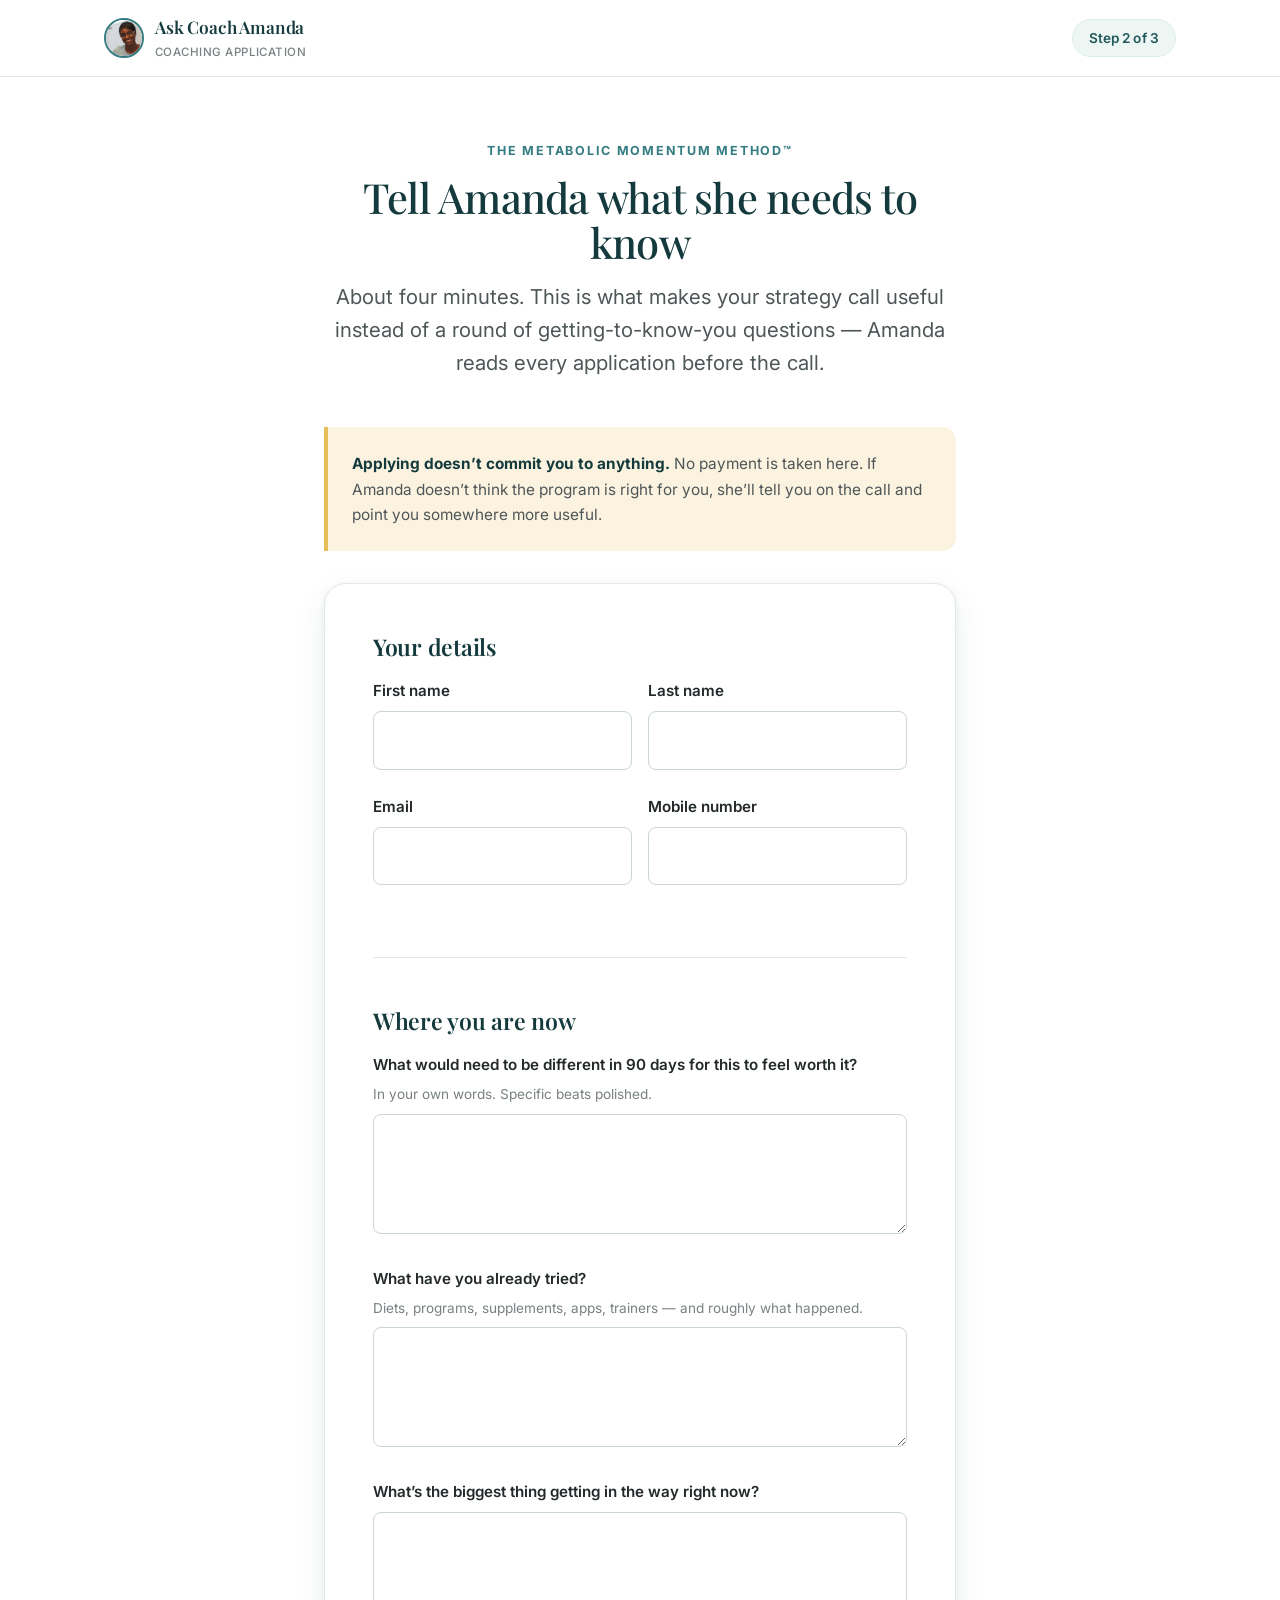
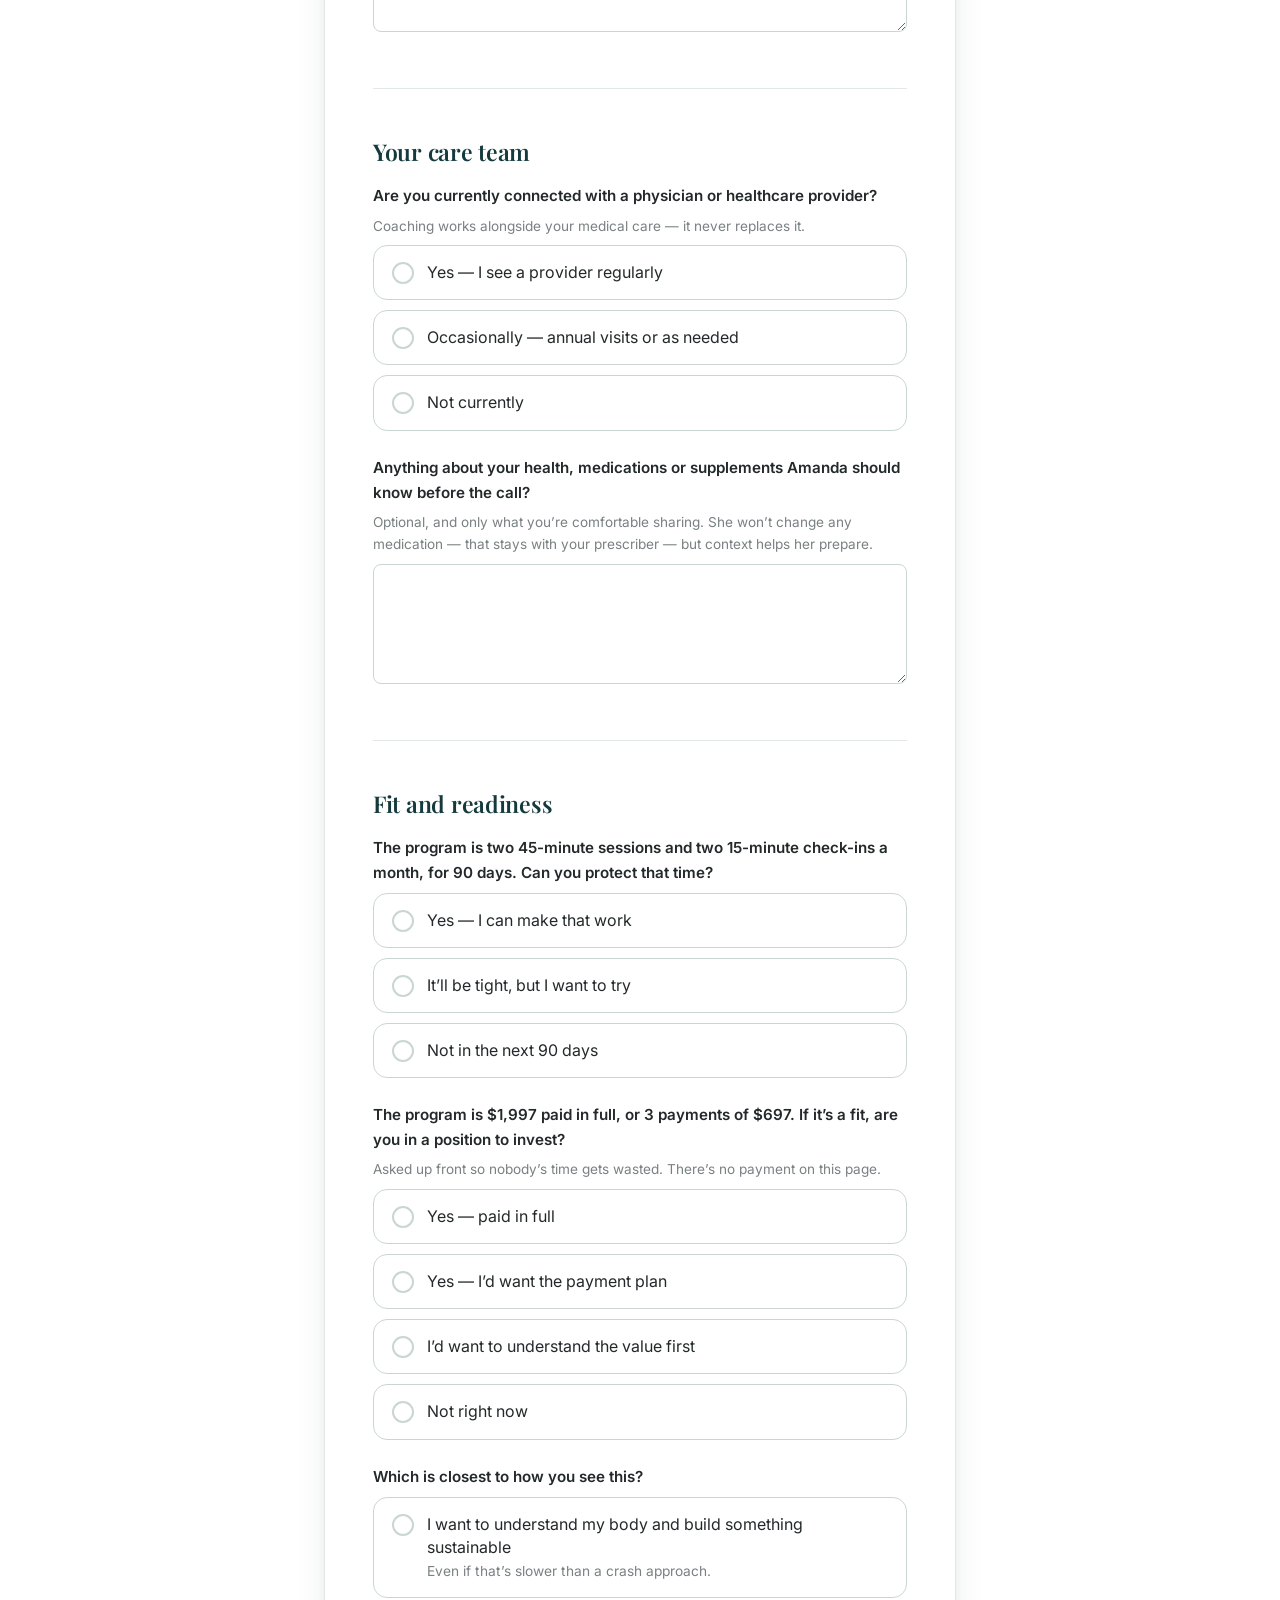
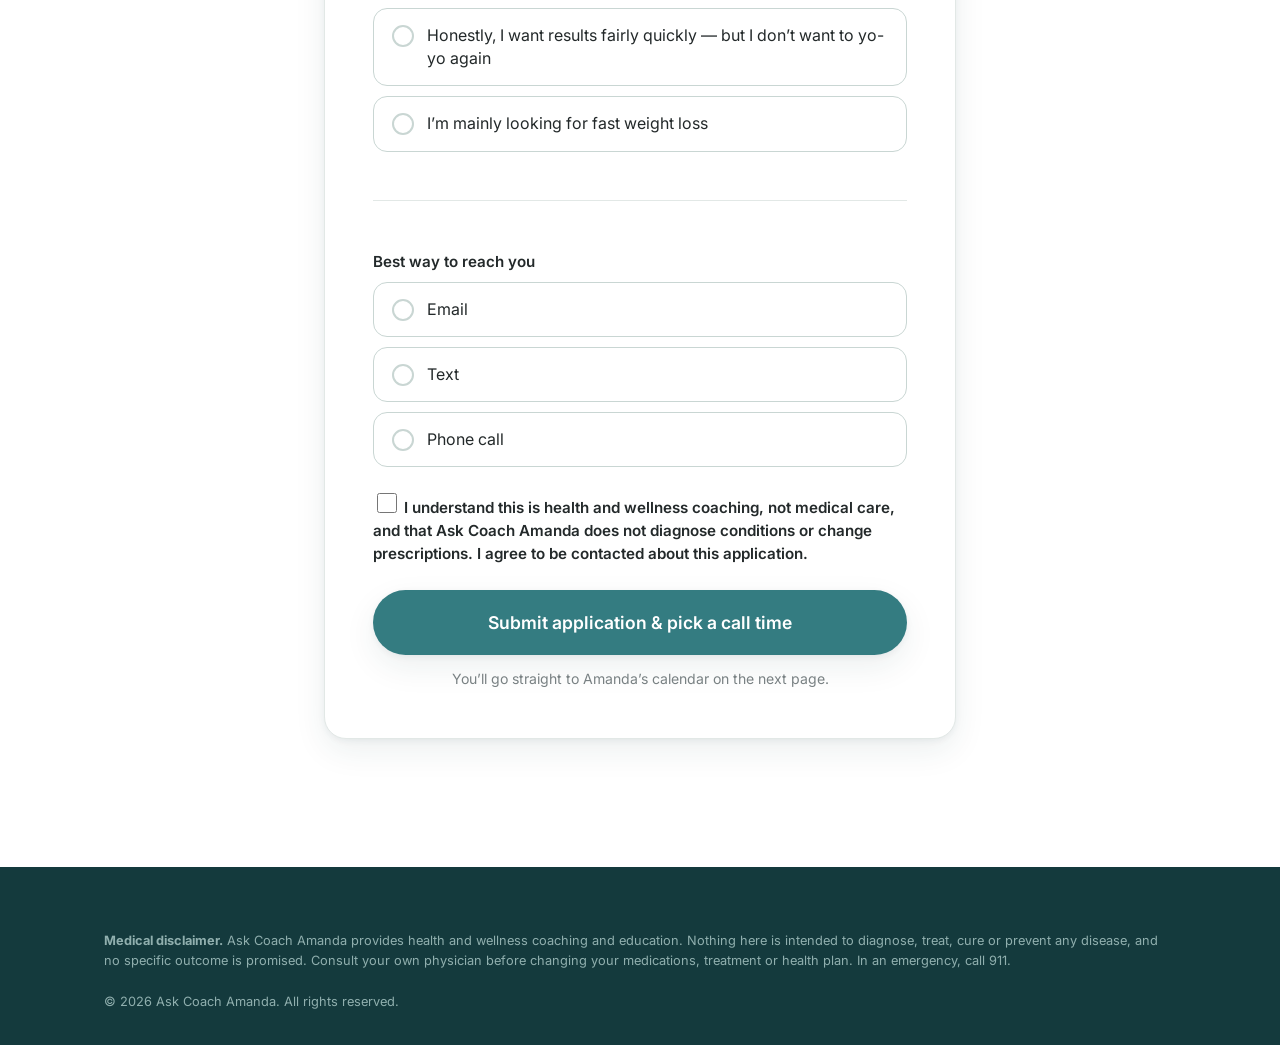
<file: apply.html>
<!doctype html>
<html lang="en">
<head>
<meta charset="utf-8">
<meta name="viewport" content="width=device-width, initial-scale=1">
<title>Apply — The Metabolic Momentum Method™ | Ask Coach Amanda</title>
<meta name="description" content="A short application for The Metabolic Momentum Method™, the 90-day pharmacist-led metabolic health coaching program from Dr. Amanda Romine-Nelson, PharmD, RPh.">
<meta name="robots" content="noindex, follow">
<link rel="preconnect" href="https://fonts.googleapis.com">
<link rel="preconnect" href="https://fonts.gstatic.com" crossorigin>
<link href="https://fonts.googleapis.com/css2?family=Playfair+Display:wght@400;500;600;700&family=Inter:wght@400;500;600;700&display=swap" rel="stylesheet">
<link rel="stylesheet" href="assets/css/brand.css?v=20260921_v2">
<link rel="stylesheet" href="assets/css/funnel.css?v=20260921_v2">
</head>
<body>
<a class="skip-link" href="#main">Skip to content</a>

<header class="site-header">
  <div class="site-header__inner">
    <a class="brandmark" href="index.html">
      <img src="assets/img/dr-amanda-avatar.webp" alt="Dr. Amanda Romine-Nelson, PharmD" width="40" height="40" style="border-radius:50%;border:2px solid var(--teal);display:block;">
      <span>
        <span class="brandmark__name">Ask Coach Amanda</span>
        <span class="brandmark__sub">Coaching application</span>
      </span>
    </a>
    <span class="pill">Step 2 of 3</span>
  </div>
</header>

<main id="main" class="section section--tight">
  <div class="wrap quiz-shell">

    <div class="center" style="margin-bottom:var(--s7)">
      <p class="eyebrow">The Metabolic Momentum Method&trade;</p>
      <h1 style="font-size:clamp(1.85rem,4vw,2.6rem)">Tell Amanda what she needs to know</h1>
      <p class="lede">About four minutes. This is what makes your strategy call useful instead of a round of getting-to-know-you questions &mdash; Amanda reads every application before the call.</p>
    </div>

    <div class="note note--gold" style="margin-bottom:var(--s6)">
      <strong>Applying doesn&rsquo;t commit you to anything.</strong> No payment is taken here. If Amanda doesn&rsquo;t think the program is right for you, she&rsquo;ll tell you on the call and point you somewhere more useful.
    </div>

    <form id="apply-form" name="coaching-application" method="POST" data-netlify="true" data-netlify-honeypot="bot-field" class="quiz-card" novalidate>
      <input type="hidden" name="form-name" value="coaching-application">
      <input type="hidden" name="bot-field">
      <input type="hidden" name="total_score" id="a-hidden-score">
      <input type="hidden" name="score_tier" id="a-hidden-tier">
      <input type="hidden" name="primary_concern" id="a-hidden-concern">
      <input type="hidden" name="lead_source" id="a-hidden-source">

      <h3>Your details</h3>
      <div class="grid grid-2" style="gap:var(--s4)">
        <div class="field">
          <label for="a-first">First name</label>
          <input class="input" type="text" id="a-first" name="first_name" autocomplete="given-name" required>
          <p class="field-error" hidden>Please add your first name.</p>
        </div>
        <div class="field">
          <label for="a-last">Last name</label>
          <input class="input" type="text" id="a-last" name="last_name" autocomplete="family-name" required>
          <p class="field-error" hidden>Please add your last name.</p>
        </div>
      </div>
      <div class="grid grid-2" style="gap:var(--s4)">
        <div class="field">
          <label for="a-email">Email</label>
          <input class="input" type="email" id="a-email" name="email" autocomplete="email" required>
          <p class="field-error" hidden>Please enter a valid email address.</p>
        </div>
        <div class="field">
          <label for="a-phone">Mobile number</label>
          <input class="input" type="tel" id="a-phone" name="phone" autocomplete="tel" required>
          <p class="field-error" hidden>Please add a number Amanda can reach you on.</p>
        </div>
      </div>

      <hr class="rule">

      <h3>Where you are now</h3>

      <div class="field">
        <label for="a-goal">What would need to be different in 90 days for this to feel worth it?</label>
        <p class="hint">In your own words. Specific beats polished.</p>
        <textarea class="input" id="a-goal" name="primary_goal" required></textarea>
        <p class="field-error" hidden>Please tell Amanda what you&rsquo;re hoping for.</p>
      </div>

      <div class="field">
        <label for="a-tried">What have you already tried?</label>
        <p class="hint">Diets, programs, supplements, apps, trainers &mdash; and roughly what happened.</p>
        <textarea class="input" id="a-tried" name="already_tried" required></textarea>
        <p class="field-error" hidden>Please share what you&rsquo;ve tried so far.</p>
      </div>

      <div class="field">
        <label for="a-barrier">What&rsquo;s the biggest thing getting in the way right now?</label>
        <textarea class="input" id="a-barrier" name="primary_barrier" required></textarea>
        <p class="field-error" hidden>Please tell Amanda what&rsquo;s getting in the way.</p>
      </div>

      <hr class="rule">

      <h3>Your care team</h3>

      <div class="field">
        <span class="label" id="lbl-care">Are you currently connected with a physician or healthcare provider?</span>
        <p class="hint">Coaching works alongside your medical care &mdash; it never replaces it.</p>
        <div class="choices" data-radio="care_team" aria-labelledby="lbl-care" role="radiogroup">
          <button type="button" class="choice" data-value="yes" aria-pressed="false">
            <span class="choice__box" aria-hidden="true"></span>
            <span class="choice__text">Yes &mdash; I see a provider regularly</span></button>
          <button type="button" class="choice" data-value="occasionally" aria-pressed="false">
            <span class="choice__box" aria-hidden="true"></span>
            <span class="choice__text">Occasionally &mdash; annual visits or as needed</span></button>
          <button type="button" class="choice" data-value="no" aria-pressed="false">
            <span class="choice__box" aria-hidden="true"></span>
            <span class="choice__text">Not currently</span></button>
        </div>
        <p class="field-error" hidden>Please choose one.</p>
      </div>

      <div class="field">
        <label for="a-health">Anything about your health, medications or supplements Amanda should know before the call?</label>
        <p class="hint">Optional, and only what you&rsquo;re comfortable sharing. She won&rsquo;t change any medication &mdash; that stays with your prescriber &mdash; but context helps her prepare.</p>
        <textarea class="input" id="a-health" name="health_context"></textarea>
      </div>

      <hr class="rule">

      <h3>Fit and readiness</h3>

      <div class="field">
        <span class="label" id="lbl-time">The program is two 45-minute sessions and two 15-minute check-ins a month, for 90 days. Can you protect that time?</span>
        <div class="choices" data-radio="time_commitment" aria-labelledby="lbl-time" role="radiogroup">
          <button type="button" class="choice" data-value="yes" aria-pressed="false">
            <span class="choice__box" aria-hidden="true"></span>
            <span class="choice__text">Yes &mdash; I can make that work</span></button>
          <button type="button" class="choice" data-value="tight" aria-pressed="false">
            <span class="choice__box" aria-hidden="true"></span>
            <span class="choice__text">It&rsquo;ll be tight, but I want to try</span></button>
          <button type="button" class="choice" data-value="no" aria-pressed="false">
            <span class="choice__box" aria-hidden="true"></span>
            <span class="choice__text">Not in the next 90 days</span></button>
        </div>
        <p class="field-error" hidden>Please choose one.</p>
      </div>

      <div class="field">
        <span class="label" id="lbl-invest">The program is $1,997 paid in full, or 3 payments of $697. If it&rsquo;s a fit, are you in a position to invest?</span>
        <p class="hint">Asked up front so nobody&rsquo;s time gets wasted. There&rsquo;s no payment on this page.</p>
        <div class="choices" data-radio="investment" aria-labelledby="lbl-invest" role="radiogroup">
          <button type="button" class="choice" data-value="full" aria-pressed="false">
            <span class="choice__box" aria-hidden="true"></span>
            <span class="choice__text">Yes &mdash; paid in full</span></button>
          <button type="button" class="choice" data-value="plan" aria-pressed="false">
            <span class="choice__box" aria-hidden="true"></span>
            <span class="choice__text">Yes &mdash; I&rsquo;d want the payment plan</span></button>
          <button type="button" class="choice" data-value="unsure" aria-pressed="false">
            <span class="choice__box" aria-hidden="true"></span>
            <span class="choice__text">I&rsquo;d want to understand the value first</span></button>
          <button type="button" class="choice" data-value="no" aria-pressed="false">
            <span class="choice__box" aria-hidden="true"></span>
            <span class="choice__text">Not right now</span></button>
        </div>
        <p class="field-error" hidden>Please choose one.</p>
      </div>

      <div class="field">
        <span class="label" id="lbl-expect">Which is closest to how you see this?</span>
        <div class="choices" data-radio="expectations" aria-labelledby="lbl-expect" role="radiogroup">
          <button type="button" class="choice" data-value="sustainable" aria-pressed="false">
            <span class="choice__box" aria-hidden="true"></span>
            <span class="choice__text">I want to understand my body and build something sustainable
            <span class="choice__sub">Even if that&rsquo;s slower than a crash approach.</span></span></button>
          <button type="button" class="choice" data-value="both" aria-pressed="false">
            <span class="choice__box" aria-hidden="true"></span>
            <span class="choice__text">Honestly, I want results fairly quickly &mdash; but I don&rsquo;t want to yo-yo again</span></button>
          <button type="button" class="choice" data-value="fast" aria-pressed="false">
            <span class="choice__box" aria-hidden="true"></span>
            <span class="choice__text">I&rsquo;m mainly looking for fast weight loss</span></button>
        </div>
        <p class="field-error" hidden>Please choose one.</p>
      </div>

      <hr class="rule">

      <div class="field">
        <span class="label" id="lbl-contact">Best way to reach you</span>
        <div class="choices" data-radio="preferred_contact" aria-labelledby="lbl-contact" role="radiogroup">
          <button type="button" class="choice" data-value="email" aria-pressed="false">
            <span class="choice__box" aria-hidden="true"></span><span class="choice__text">Email</span></button>
          <button type="button" class="choice" data-value="text" aria-pressed="false">
            <span class="choice__box" aria-hidden="true"></span><span class="choice__text">Text</span></button>
          <button type="button" class="choice" data-value="phone" aria-pressed="false">
            <span class="choice__box" aria-hidden="true"></span><span class="choice__text">Phone call</span></button>
        </div>
        <p class="field-error" hidden>Please choose one.</p>
      </div>

      <div class="field consent-field">
        <label class="consent">
          <input type="checkbox" name="consent" value="yes" required>
          <span>I understand this is health and wellness coaching, not medical care, and that Ask Coach Amanda does not diagnose conditions or change prescriptions. I agree to be contacted about this application.</span>
        </label>
        <p class="field-error" hidden>Please confirm to submit your application.</p>
      </div>

      <button type="submit" class="btn btn--primary btn--lg btn--block">Submit application &amp; pick a call time</button>
      <p class="cta-note" style="justify-content:center">You&rsquo;ll go straight to Amanda&rsquo;s calendar on the next page.</p>
    </form>

  </div>
</main>

<footer class="site-footer" style="margin-top:var(--s8)">
  <div class="wrap">
    <p class="disclaimer" style="margin-top:0;border-top:0;padding-top:0">
      <strong>Medical disclaimer.</strong> Ask Coach Amanda provides health and wellness coaching and education. Nothing here is intended to diagnose, treat, cure or prevent any disease, and no specific outcome is promised. Consult your own physician before changing your medications, treatment or health plan. In an emergency, call 911.
      <br><br>&copy; <span data-year>2026</span> Ask Coach Amanda. All rights reserved.
    </p>
  </div>
</footer>

<script src="assets/js/config.js?v=20260921c"></script>
<script src="assets/js/app.js?v=20260921c"></script>
<script src="assets/js/apply.js?v=20260921c"></script>
</body>
</html>
</file>
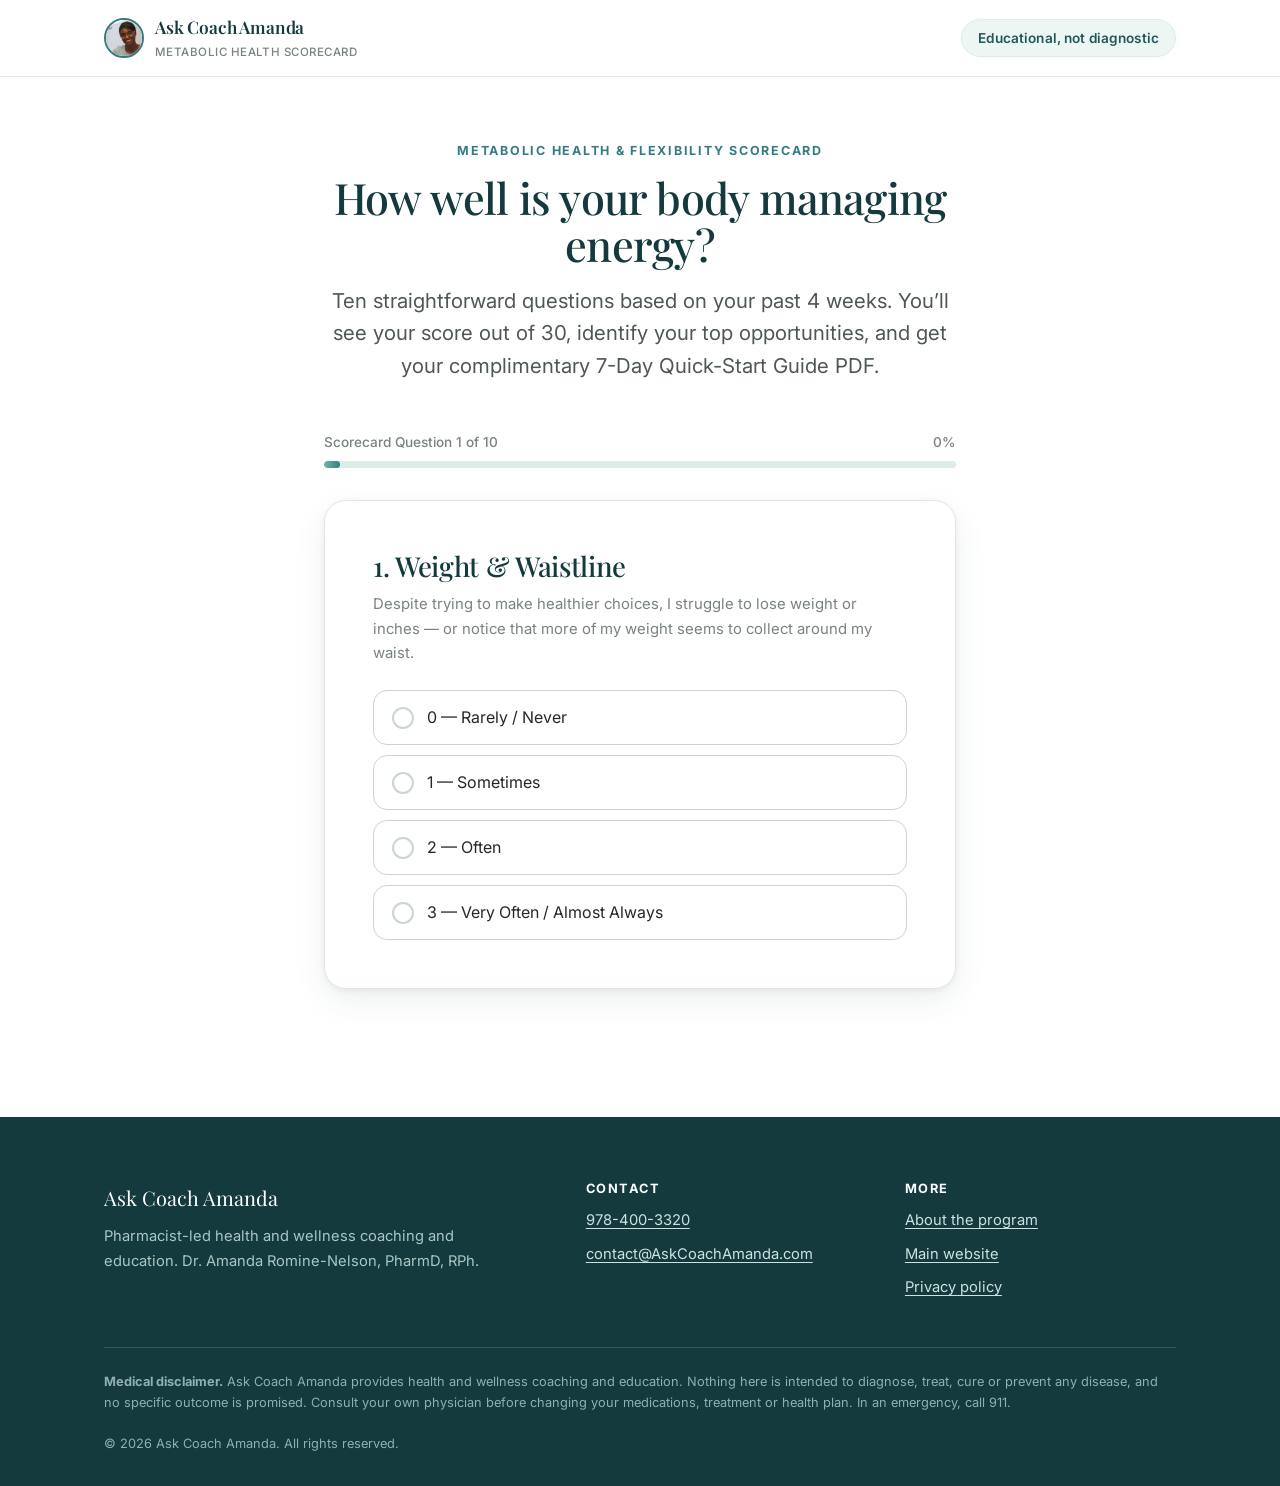
<file: assessment.html>
<!doctype html>
<html lang="en">
<head>
<meta charset="utf-8">
<meta name="viewport" content="width=device-width, initial-scale=1">
<title>Metabolic Health &amp; Flexibility Scorecard | Ask Coach Amanda</title>
<meta name="description" content="A free, educational 10-question scorecard from Dr. Amanda Romine-Nelson, PharmD, RPh. Discover how well your body is managing energy and download your 7-day action guide.">
<meta name="robots" content="noindex, follow">
<meta property="og:title" content="Metabolic Health &amp; Flexibility Scorecard | Ask Coach Amanda">
<meta property="og:description" content="Discover your metabolic health score and get Dr. Amanda's 7-day action guide.">
<meta property="og:image" content="assets/img/og-image.jpg">
<link rel="preconnect" href="https://fonts.googleapis.com">
<link rel="preconnect" href="https://fonts.gstatic.com" crossorigin>
<link href="https://fonts.googleapis.com/css2?family=Playfair+Display:wght@400;500;600;700&family=Inter:wght@400;500;600;700&display=swap" rel="stylesheet">
<link rel="stylesheet" href="assets/css/brand.css?v=20260921_v2">
<link rel="stylesheet" href="assets/css/funnel.css?v=20260921_v2">
</head>
<body>
<a class="skip-link" href="#main">Skip to content</a>

<header class="site-header">
  <div class="site-header__inner">
    <a class="brandmark" href="index.html">
      <img src="assets/img/dr-amanda-avatar.webp" alt="Dr. Amanda Romine-Nelson, PharmD" width="40" height="40" style="border-radius:50%;border:2px solid var(--teal);display:block;">
      <span>
        <span class="brandmark__name">Ask Coach Amanda</span>
        <span class="brandmark__sub">Metabolic Health Scorecard</span>
      </span>
    </a>
    <span class="pill">Educational, not diagnostic</span>
  </div>
</header>

<main id="main" class="section section--tight">
  <div class="wrap quiz-shell">

    <div class="center" id="quiz-intro" style="margin-bottom:var(--s7)">
      <p class="eyebrow">Metabolic Health &amp; Flexibility Scorecard</p>
      <h1 style="font-size:clamp(1.9rem,4vw,2.7rem)">How well is your body managing energy?</h1>
      <p class="lede">Ten straightforward questions based on your past 4 weeks. You&rsquo;ll see your score out of 30, identify your top opportunities, and get your complimentary 7-Day Quick-Start Guide PDF.</p>
    </div>

    <div class="progress" id="progress-wrap">
      <div class="progress__meta">
        <span id="progress-now">Question 1 of 10</span>
        <span id="progress-pct">0%</span>
      </div>
      <div class="progress__track"><div class="progress__bar" id="progress-bar"></div></div>
    </div>

    <!-- ========================================================
         STEP 1 — QUESTIONS
         ======================================================== -->
    <section id="step-questions" class="quiz-card">
      <h2 class="quiz-q" id="q-text" tabindex="-1">&nbsp;</h2>
      <p class="quiz-help" id="q-help" hidden></p>
      <div class="choices" id="q-choices"></div>
      <div class="quiz-nav">
        <button type="button" class="link-btn" id="q-back" hidden>&larr; Back</button>
        <button type="button" class="btn btn--primary" id="q-next" hidden>Continue</button>
      </div>
    </section>

    <!-- ========================================================
         STEP 2 — RESULTS GATE
         ======================================================== -->
    <section id="step-gate" class="quiz-card" hidden>
      <p class="eyebrow">Last step</p>
      <h2 class="quiz-q">Where should we send your results?</h2>
      <p class="quiz-help">
        Your answers point to <strong id="gate-preview">&nbsp;</strong> as the area most likely worth your attention first.
        Enter your details to see the full read-out &mdash; it appears on the next screen straight away, and a copy goes to your inbox.
      </p>

      <form id="gate-form" name="lead-assessment" method="POST" data-netlify="true" data-netlify-honeypot="bot-field" novalidate>
        <input type="hidden" name="form-name" value="lead-assessment">
        <input type="hidden" name="bot-field">
        <input type="hidden" name="total_score" id="f-total-score">
        <input type="hidden" name="score_tier" id="f-score-tier">
        <input type="hidden" name="primary_concern" id="f-primary-concern">
        <input type="hidden" name="secondary_concern" id="f-secondary-concern">
        <input type="hidden" name="red_flag" id="f-red-flag">
        <input type="hidden" name="lead_source" id="f-lead-source">

        <div class="grid grid-2" style="gap:var(--s4)">
          <div class="field">
            <label for="lead-first">First name</label>
            <input class="input" type="text" id="lead-first" name="first_name" autocomplete="given-name" required>
            <p class="field-error" hidden>Please add your first name.</p>
          </div>
          <div class="field">
            <label for="lead-last">Last name</label>
            <input class="input" type="text" id="lead-last" name="last_name" autocomplete="family-name">
          </div>
        </div>

        <div class="field">
          <label for="lead-email">Email</label>
          <input class="input" type="email" id="lead-email" name="email" autocomplete="email" required>
          <p class="field-error" hidden>Please enter a valid email address.</p>
        </div>

        <div class="field">
          <label for="lead-phone">Mobile number <span class="muted" style="font-weight:400">(optional)</span></label>
          <p class="hint">Only used if you ask for a call or a text reminder.</p>
          <input class="input" type="tel" id="lead-phone" name="phone" autocomplete="tel">
        </div>

        <div class="field consent-field">
          <label class="consent">
            <input type="checkbox" name="consent" value="yes" required>
            <span data-aca="consent.smsText">I agree to receive occasional emails and texts from Ask Coach Amanda about my request.</span>
          </label>
          <p class="field-error" hidden>Please tick the box so we can send your results.</p>
        </div>

        <button type="submit" class="btn btn--primary btn--lg btn--block">Show my results</button>
        <p class="cta-note" style="justify-content:center">We don&rsquo;t sell or share your information. Unsubscribe any time.</p>
      </form>
    </section>

    <!-- ========================================================
         STEP 3 — RESULTS
         ======================================================== -->
    <section id="step-results" hidden>

      <div class="result-hero">
        <p class="eyebrow eyebrow--on-dark">Your Scorecard Results</p>
        <h2 id="r-name">Here&rsquo;s what stood out</h2>
        <div id="r-score-wrap" style="margin-top:var(--s4);margin-bottom:var(--s4)">
          <div style="font-size:1.1rem;opacity:.9">Total Metabolic Score:</div>
          <div style="font-size:2.6rem;font-weight:700;font-family:var(--display);color:#fff;line-height:1.1" id="r-total-score">-- / 30</div>
          <div id="r-tier-badge" class="score-tier-badge">Calculating...</div>
        </div>
        <p id="r-headline">&nbsp;</p>
      </div>

      <div class="note note--alert" id="r-alert" hidden>
        <strong>Please read this first.</strong> You indicated you&rsquo;re experiencing new or concerning symptoms you haven&rsquo;t discussed with a healthcare provider. Please contact your provider about those &mdash; coaching is not medical care and cannot evaluate symptoms. If this is an emergency, call 911. Everything below is general education only.
      </div>

      <!-- FREE LEAD MAGNET DOWNLOAD CARD -->
      <div class="lead-magnet-card">
        <div class="lead-magnet-card__content">
          <span class="lead-magnet-card__tag">Your Free 7-Day Guide Included</span>
          <h3 class="lead-magnet-card__title">The Metabolic Momentum Quick-Start Guide</h3>
          <p class="lead-magnet-card__desc">7 Simple Ways to Support Your Metabolic Health &mdash; Starting Today. Includes your 7-Day Action Plan and daily habit tracker.</p>
        </div>
        <a class="btn btn--primary lead-magnet-card__btn" href="assets/docs/Quick-Start-Guide.pdf" download="Metabolic-Momentum-Quick-Start-Guide.pdf" data-track="cta_click" data-track-loc="assessment-results-download">
          Download Guide (PDF) &darr;
        </a>
      </div>

      <div class="quiz-card mt5">
        <h3>Where your answers point</h3>
        <p class="small muted">Higher means more room for improvement in that area right now &mdash; not a score, a grade, or a diagnosis.</p>
        <div class="score-bars mt5" id="r-bars"></div>
      </div>

      <div class="quiz-card mt5">
        <h3>What that means</h3>
        <p id="r-what">&nbsp;</p>

        <h4 class="mt6">Worth looking at</h4>
        <ul class="ticks" id="r-look"></ul>

        <div class="note note--gold mt6">
          <strong>One place to start this week.</strong>
          <span id="r-first">&nbsp;</span>
        </div>

        <div id="r-notes"></div>
      </div>

      <div class="quiz-card mt5" id="r-second-block">
        <h3>Your second area: <span id="r-second-label"></span></h3>
        <p id="r-second-text" class="mb0">&nbsp;</p>
        <p class="small muted mt4 mb0">These interact. Which one to work on first &mdash; and in what order &mdash; is exactly the kind of thing a strategy call sorts out.</p>
      </div>

      <div class="quiz-card card--mint mt5 center" id="r-cta"></div>


      <p class="small muted center mt6" style="max-width:60ch;margin-left:auto;margin-right:auto">
        This assessment is educational and is not a medical evaluation, diagnosis, or treatment recommendation. It does not assess or interpret any medical condition, laboratory value, or medication. Always consult your physician or qualified healthcare professional about your health and before changing any medication.
      </p>

    </section>

  </div>
</main>

<footer class="site-footer" style="margin-top:var(--s8)">
  <div class="wrap">
    <div class="footer-grid">
      <div>
        <p style="font-family:var(--display);font-size:1.25rem;color:#fff;margin-bottom:10px">Ask Coach Amanda</p>
        <p style="max-width:44ch">Pharmacist-led health and wellness coaching and education. Dr. Amanda Romine-Nelson, PharmD, RPh.</p>
      </div>
      <div>
        <h4>Contact</h4>
        <ul class="footer-list">
          <li><a href="tel:+19784003320">978-400-3320</a></li>
          <li><a href="mailto:contact@AskCoachAmanda.com">contact@AskCoachAmanda.com</a></li>
        </ul>
      </div>
      <div>
        <h4>More</h4>
        <ul class="footer-list">
          <li><a href="index.html">About the program</a></li>
          <li><a href="https://askcoachamanda.com/">Main website</a></li>
          <li><a href="https://askcoachamanda.com/privacy-policy/">Privacy policy</a></li>
        </ul>
      </div>
    </div>
    <p class="disclaimer">
      <strong>Medical disclaimer.</strong> Ask Coach Amanda provides health and wellness coaching and education. Nothing here is intended to diagnose, treat, cure or prevent any disease, and no specific outcome is promised. Consult your own physician before changing your medications, treatment or health plan. In an emergency, call 911.
      <br><br>&copy; <span data-year>2026</span> Ask Coach Amanda. All rights reserved.
    </p>
  </div>
</footer>

<script src="assets/js/config.js?v=20260921c"></script>
<script src="assets/js/app.js?v=20260921c"></script>
<script src="assets/js/assessment.js?v=20260921c"></script>
</body>
</html>
</file>
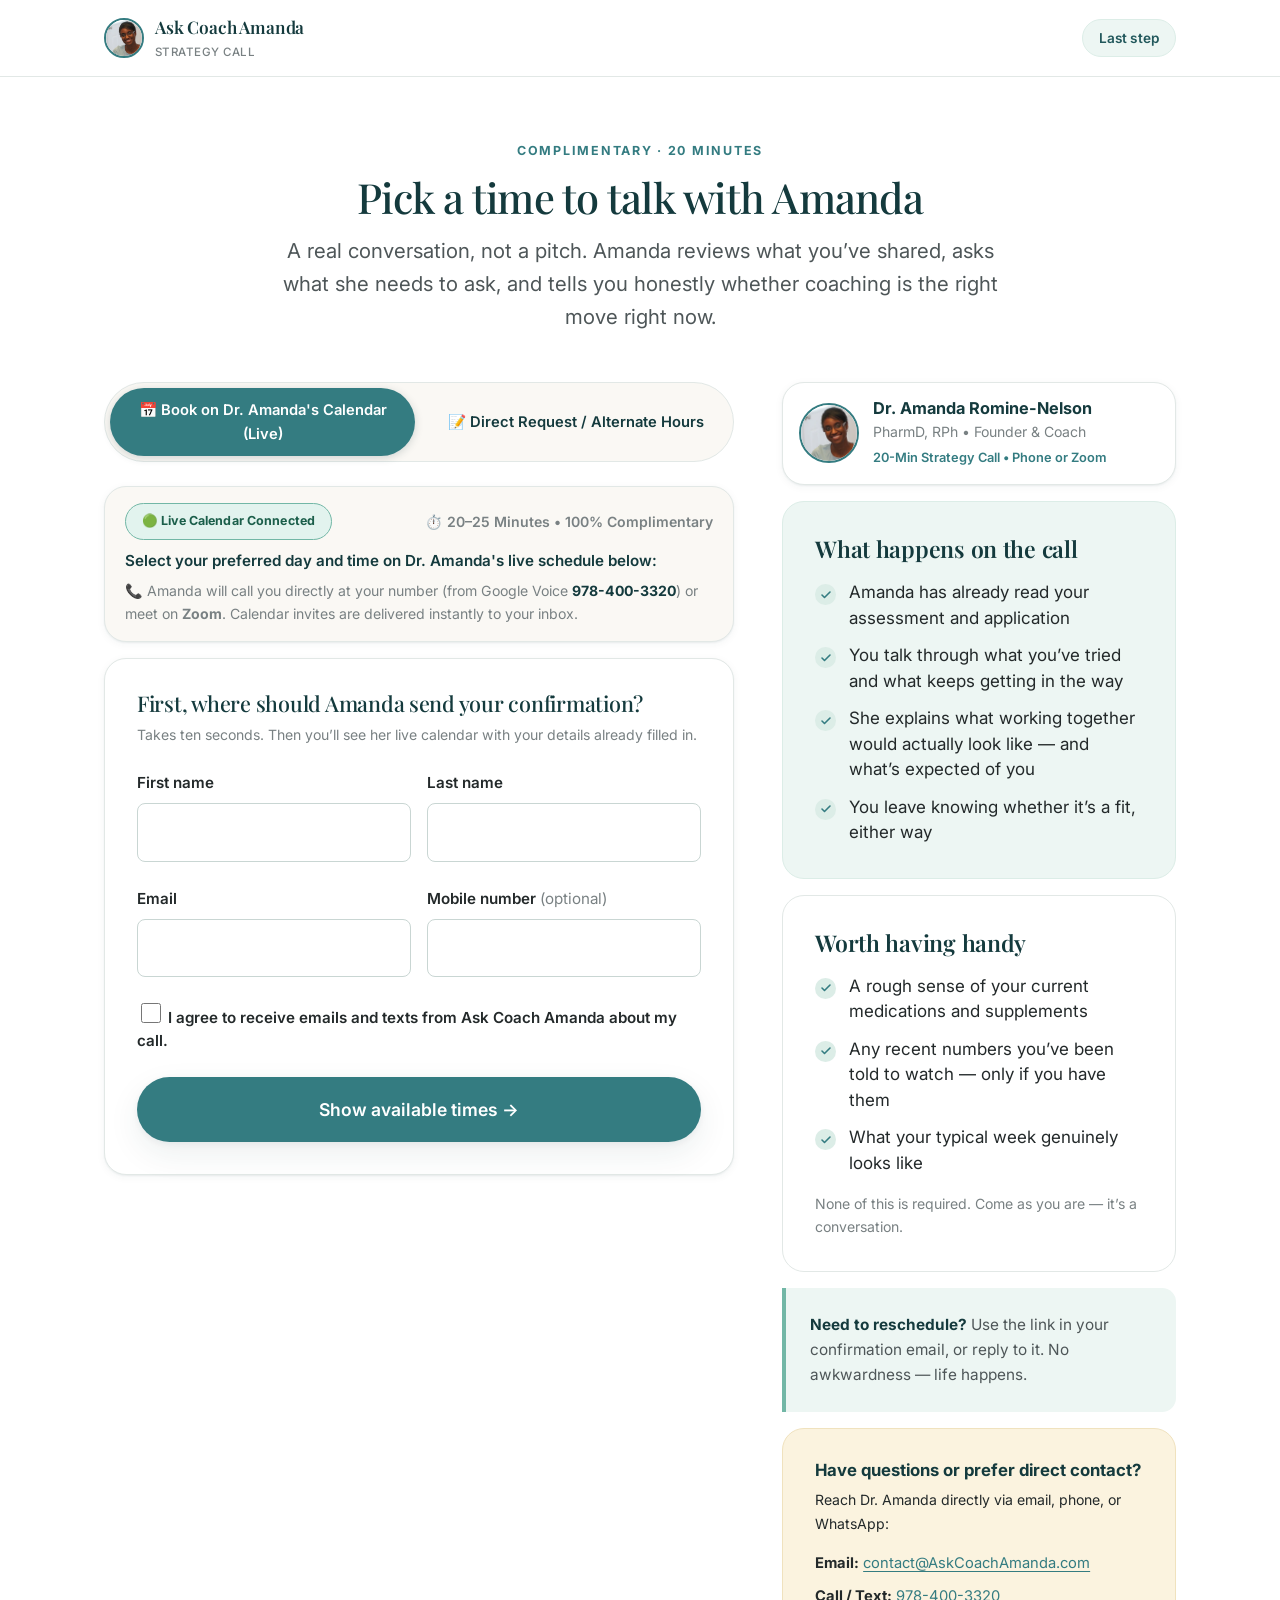
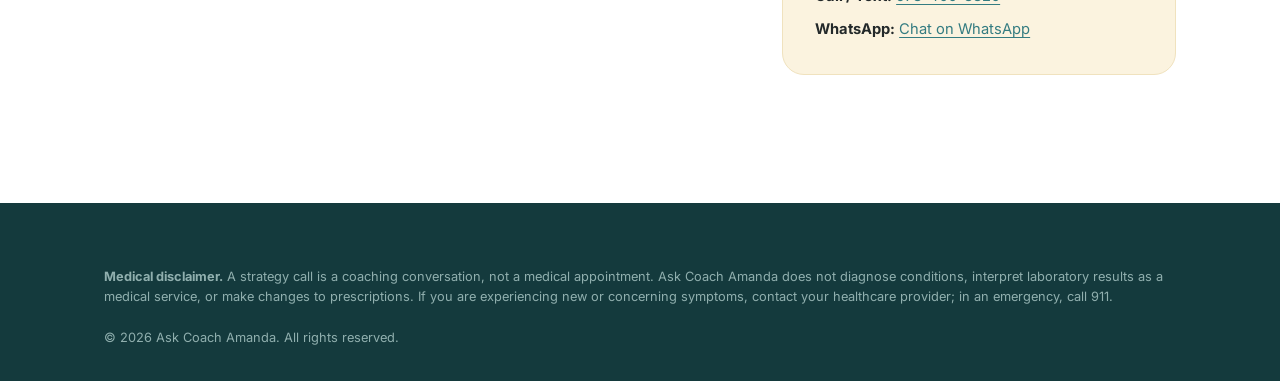
<file: book.html>
<!doctype html>
<html lang="en">
<head>
<meta charset="utf-8">
<meta name="viewport" content="width=device-width, initial-scale=1">
<title>Book Your Strategy Call | Ask Coach Amanda</title>
<meta name="description" content="Book a complimentary metabolic health strategy call with Dr. Amanda Romine-Nelson, PharmD, RPh.">
<meta name="robots" content="noindex, follow">
<meta http-equiv="Cache-Control" content="no-cache, no-store, must-revalidate">
<meta http-equiv="Pragma" content="no-cache">
<meta http-equiv="Expires" content="0">
<link rel="preconnect" href="https://fonts.googleapis.com">
<link rel="preconnect" href="https://fonts.gstatic.com" crossorigin>
<link href="https://fonts.googleapis.com/css2?family=Playfair+Display:wght@400;500;600;700&family=Inter:wght@400;500;600;700&display=swap" rel="stylesheet">
<link rel="stylesheet" href="assets/css/brand.css?v=20260921_v3">
<link rel="stylesheet" href="assets/css/funnel.css?v=20260921_v3">
</head>
<body>
<a class="skip-link" href="#main">Skip to content</a>

<header class="site-header">
  <div class="site-header__inner">
    <a class="brandmark" href="index.html">
      <img src="assets/img/dr-amanda-avatar.webp" alt="Dr. Amanda Romine-Nelson, PharmD" width="40" height="40" style="border-radius:50%;border:2px solid var(--teal);display:block;">
      <span>
        <span class="brandmark__name">Ask Coach Amanda</span>
        <span class="brandmark__sub">Strategy call</span>
      </span>
    </a>
    <span class="pill" id="step-pill">Last step</span>
  </div>
</header>

<style>
.booking-tabs {
  display: flex;
  gap: 8px;
  margin-bottom: var(--s5);
  background: var(--cream);
  padding: 5px;
  border-radius: var(--r-pill);
  border: 1px solid var(--line);
}
.booking-tab-btn {
  flex: 1;
  padding: 10px 18px;
  border-radius: var(--r-pill);
  border: none;
  background: transparent;
  font-family: var(--sans);
  font-weight: 600;
  font-size: 0.92rem;
  color: var(--teal-ink);
  cursor: pointer;
  transition: all 0.2s ease;
  text-align: center;
}
.booking-tab-btn.active {
  background: var(--teal);
  color: var(--white);
  box-shadow: 0 2px 8px rgba(20,58,61,0.18);
}
.booking-tab-btn:hover:not(.active) {
  background: rgba(20,58,61,0.06);
}
/* Calendar beside the info cards on desktop; stacked on tablets and phones */
.book-layout { grid-template-columns: minmax(0,1.6fr) minmax(0,1fr); }
@media (max-width: 900px) { .book-layout { grid-template-columns: 1fr; } }
@media (max-width: 560px) { .booking-tabs { flex-direction: column; border-radius: var(--r-lg); } }
</style>

<main id="main" class="section section--tight">
  <div class="wrap">

    <div class="center" style="max-width:720px;margin:0 auto var(--s7)">
      <p class="eyebrow">Complimentary &middot; 20 minutes</p>
      <h1 id="book-title" style="font-size:clamp(1.85rem,4vw,2.6rem)">Pick a time to talk with Amanda</h1>
      <p class="lede" id="book-sub">A real conversation, not a pitch. Amanda reviews what you&rsquo;ve shared, asks what she needs to ask, and tells you honestly whether coaching is the right move right now.</p>
    </div>

    <div class="grid book-layout" style="gap:var(--s7);align-items:start">

      <div>
        <!-- Booking View Switcher -->
        <div class="booking-tabs" role="tablist">
          <button type="button" class="booking-tab-btn active" id="tab-calendly-btn" role="tab" aria-selected="true">📅 Book on Dr. Amanda's Calendar (Live)</button>
          <button type="button" class="booking-tab-btn" id="tab-form-btn" role="tab" aria-selected="false">📝 Direct Request / Alternate Hours</button>
        </div>

        <!-- TAB 1: Live Calendly Embed (PRIMARY ACTIVE VIEW) -->
        <div id="booking-calendly-wrap">
          <!-- Calendly Verified Event Bar -->
          <div class="card" style="padding:16px 20px;background:var(--cream);border:1px solid var(--line);border-radius:var(--r-lg);margin-bottom:var(--s4);box-shadow:var(--shadow-sm)">
            <div style="display:flex;align-items:center;justify-content:space-between;flex-wrap:wrap;gap:10px;margin-bottom:8px">
              <span class="pill" style="background:#E2F3EE;color:#1B5E4A;border:1px solid #72B7A6;font-size:0.78rem;font-weight:700">
                🟢 Live Calendar Connected
              </span>
              <span class="small muted" style="font-weight:600">
                ⏱️ 20–25 Minutes &bull; 100% Complimentary
              </span>
            </div>
            <p style="margin:0 0 6px;font-size:0.95rem;color:var(--teal-ink);font-weight:600">
              Select your preferred day and time on Dr. Amanda's live schedule below:
            </p>
            <p class="small muted" style="margin:0">
              📞 Amanda will call you directly at your number (from Google Voice <strong style="color:var(--teal-ink)">978-400-3320</strong>) or meet on <strong>Zoom</strong>. Calendar invites are delivered instantly to your inbox.
            </p>
          </div>

          <!-- Lead Sync Notice Banner (shown if user took assessment) -->
          <div id="lead-sync-banner" class="note note--mint" style="display:none;margin-bottom:var(--s4);font-size:0.9rem">
            <strong>Assessment results connected:</strong> Your scorecard responses (<span id="lead-score-text"></span>) are automatically attached so Dr. Amanda can review your profile before connecting.
          </div>

          <!-- Details step: only shown to visitors the funnel doesn't know yet,
               so every Calendly booking also reaches the CRM -->
          <form id="calendar-gate" class="card" style="padding:var(--s6);background:var(--white);border-radius:var(--r-lg);border:1px solid var(--line);box-shadow:var(--shadow-sm)" novalidate hidden>
            <h2 style="font-size:1.35rem;margin-bottom:6px;color:var(--teal-ink)">First, where should Amanda send your confirmation?</h2>
            <p class="small muted" style="margin:0 0 var(--s5)">Takes ten seconds. Then you&rsquo;ll see her live calendar with your details already filled in.</p>
            <div class="grid grid-2" style="gap:var(--s4)">
              <div class="field">
                <label for="g-first">First name</label>
                <input class="input" type="text" id="g-first" name="first_name" autocomplete="given-name" required>
                <p class="field-error" hidden>Please add your first name.</p>
              </div>
              <div class="field">
                <label for="g-last">Last name</label>
                <input class="input" type="text" id="g-last" name="last_name" autocomplete="family-name">
              </div>
            </div>
            <div class="grid grid-2" style="gap:var(--s4)">
              <div class="field">
                <label for="g-email">Email</label>
                <input class="input" type="email" id="g-email" name="email" autocomplete="email" required>
                <p class="field-error" hidden>Please enter a valid email address.</p>
              </div>
              <div class="field">
                <label for="g-phone">Mobile number <span class="muted" style="font-weight:400">(optional)</span></label>
                <input class="input" type="tel" id="g-phone" name="phone" autocomplete="tel">
              </div>
            </div>
            <div class="field consent-field">
              <label class="consent">
                <input type="checkbox" name="consent" value="yes" required>
                <span>I agree to receive emails and texts from Ask Coach Amanda about my call.</span>
              </label>
              <p class="field-error" hidden>Please tick the box so Amanda can confirm your call.</p>
            </div>
            <button type="submit" class="btn btn--primary btn--lg btn--block">Show available times &rarr;</button>
          </form>

          <div id="calendly-area">
          <!-- Calendly Inline Container -->
          <div class="calendly-wrap" id="calendly-inline" data-url="https://calendly.com/beagoodday-com/20-min-call-with-dr-amanda" style="min-height:950px;min-width:320px;border-radius:var(--r-lg);overflow:hidden;border:1px solid var(--line);background:var(--white);box-shadow:var(--shadow-sm);">
            <iframe id="calendly-frame"
                    src="https://calendly.com/beagoodday-com/20-min-call-with-dr-amanda?hide_landing_page_details=1&hide_event_type_details=1&hide_gdpr_banner=1&primary_color=347c81&text_color=23292a"
                    width="100%"
                    height="950"
                    frameborder="0"
                    title="Schedule a 20-min Call with Dr. Amanda Romine-Nelson"
                    style="width:100%;height:950px;min-height:950px;border:none;display:block;background:#ffffff;">
            </iframe>
          </div>

          <div style="margin-top:var(--s4);display:flex;align-items:center;justify-content:space-between;flex-wrap:wrap;gap:12px;padding:12px 16px;background:var(--white);border:1px solid var(--line);border-radius:var(--r)">
            <span class="small muted">Prefer to view Dr. Amanda's calendar in full screen?</span>
            <a id="calendly-direct-btn" href="https://calendly.com/beagoodday-com/20-min-call-with-dr-amanda" target="_blank" rel="noopener" class="btn btn--outline btn--sm" style="font-size:0.86rem;padding:7px 16px;display:inline-flex;align-items:center;gap:6px">
              ↗️ Open Calendly in New Tab
            </a>
          </div>
          </div>
        </div>

        <!-- TAB 2: Direct Strategy Call Booking Form (FALLBACK / ALTERNATE HOURS) -->
        <div id="booking-form-wrap" class="card" style="padding:var(--s6);background:var(--white);border-radius:var(--r-lg);border:1px solid var(--line);box-shadow:var(--shadow-sm)" hidden>
          <div style="margin-bottom:var(--s5)">
            <h2 style="font-size:1.35rem;margin-bottom:6px;color:var(--teal-ink)">Request a custom consultation time</h2>
            <p class="small muted" style="margin:0">Don&rsquo;t see a Calendly slot that fits your schedule? Choose your preferred day and window below, and Amanda&rsquo;s team will confirm via email or SMS.</p>
          </div>

          <form id="booking-form" name="strategy-call-booking" method="POST" data-netlify="true" data-netlify-honeypot="bot-field" novalidate>
            <input type="hidden" name="form-name" value="strategy-call-booking">
            <input type="hidden" name="bot-field">
            <input type="hidden" name="total_score" id="b-score">
            <input type="hidden" name="score_tier" id="b-tier">
            <input type="hidden" name="primary_concern" id="b-concern">
            <input type="hidden" name="lead_source" id="b-source">

            <!-- Preferred Day & Date -->
            <div class="grid grid-2" style="gap:var(--s4);margin-bottom:var(--s4)">
              <div class="field">
                <label for="b-date">Preferred Date</label>
                <input class="input" type="date" id="b-date" name="preferred_date" required style="background:var(--white)">
                <p class="field-error" hidden>Please choose a date for your call.</p>
              </div>
              <div class="field">
                <label for="b-time">Preferred Time Window</label>
                <select class="input" id="b-time" name="preferred_time_window" required style="background:var(--white)">
                  <option value="">Select a time of day…</option>
                  <option value="Morning (9:00 AM – 12:00 PM EST)">Morning (9:00 AM – 12:00 PM EST)</option>
                  <option value="Afternoon (12:00 PM – 4:00 PM EST)">Afternoon (12:00 PM – 4:00 PM EST)</option>
                  <option value="Late Afternoon / Evening (4:00 PM – 7:00 PM EST)">Late Afternoon / Evening (4:00 PM – 7:00 PM EST)</option>
                </select>
                <p class="field-error" hidden>Please pick your preferred time window.</p>
              </div>
            </div>

            <!-- Meeting Format -->
            <div class="field" style="margin-bottom:var(--s4)">
              <label>How would you prefer to connect?</label>
              <div class="grid grid-2" style="gap:var(--s3);margin-top:6px">
                <label class="choice" style="cursor:pointer;padding:12px 14px;border:1px solid var(--line);border-radius:var(--r);display:flex;align-items:center;gap:10px;background:var(--cream)">
                  <input type="radio" name="call_format" value="Phone Call (Amanda calls you)" checked style="accent-color:var(--teal)">
                  <span style="font-size:0.92rem;font-weight:500">📞 Phone Call (Amanda calls you)</span>
                </label>
                <label class="choice" style="cursor:pointer;padding:12px 14px;border:1px solid var(--line);border-radius:var(--r);display:flex;align-items:center;gap:10px;background:var(--cream)">
                  <input type="radio" name="call_format" value="Zoom Video Meeting" style="accent-color:var(--teal)">
                  <span style="font-size:0.92rem;font-weight:500">💻 Zoom Video Meeting</span>
                </label>
              </div>
            </div>

            <!-- Contact Information -->
            <div class="grid grid-2" style="gap:var(--s4);margin-bottom:var(--s4)">
              <div class="field">
                <label for="b-first">First Name</label>
                <input class="input" type="text" id="b-first" name="first_name" autocomplete="given-name" required>
                <p class="field-error" hidden>Please provide your first name.</p>
              </div>
              <div class="field">
                <label for="b-last">Last Name</label>
                <input class="input" type="text" id="b-last" name="last_name" autocomplete="family-name" required>
                <p class="field-error" hidden>Please provide your last name.</p>
              </div>
            </div>

            <div class="grid grid-2" style="gap:var(--s4);margin-bottom:var(--s4)">
              <div class="field">
                <label for="b-email">Email Address</label>
                <input class="input" type="email" id="b-email" name="email" autocomplete="email" required>
                <p class="field-error" hidden>Please provide a valid email.</p>
              </div>
              <div class="field">
                <label for="b-phone">Mobile Phone</label>
                <input class="input" type="tel" id="b-phone" name="phone" autocomplete="tel" required>
                <p class="field-error" hidden>Please provide your phone number.</p>
              </div>
            </div>

            <div class="field" style="margin-bottom:var(--s5)">
              <label for="b-notes">What would you like Dr. Amanda to focus on? <span class="muted" style="font-weight:400">(Optional)</span></label>
              <textarea class="input" id="b-notes" name="call_focus" rows="3" placeholder="E.g. reviewing my scorecard results, persistent midsection weight, blood sugar patterns, or medication questions..."></textarea>
            </div>

            <button type="submit" class="btn btn--primary btn--lg btn--block" id="booking-submit-btn">
              Submit Direct Call Request &rarr;
            </button>
            <p class="cta-note" style="justify-content:center;margin-top:var(--s3)">
              Amanda reviews your information personally. You&rsquo;ll receive email confirmation and a calendar invite.
            </p>
          </form>
        </div>
      </div>

      <aside class="stack">
        <!-- Dr. Amanda Trust Card beside calendar -->
        <div class="card" style="padding:16px;background:var(--white);border:1px solid var(--line);border-radius:var(--r-lg);display:flex;align-items:center;gap:14px;box-shadow:var(--shadow-sm)">
          <img src="assets/img/dr-amanda-avatar.webp" alt="Dr. Amanda Romine-Nelson, PharmD" width="60" height="60" style="border-radius:50%;border:2px solid var(--teal);object-fit:cover;flex-shrink:0">
          <div>
            <h4 style="margin:0 0 2px;font-size:1.02rem;color:var(--teal-ink)">Dr. Amanda Romine-Nelson</h4>
            <p class="small muted" style="margin:0">PharmD, RPh &bull; Founder &amp; Coach</p>
            <p style="font-size:0.8rem;color:var(--teal);margin:4px 0 0;font-weight:600">20-Min Strategy Call &bull; Phone or Zoom</p>
          </div>
        </div>

        <div class="card card--mint">
          <h3>What happens on the call</h3>
          <ul class="ticks">
            <li>Amanda has already read your assessment and application</li>
            <li>You talk through what you&rsquo;ve tried and what keeps getting in the way</li>
            <li>She explains what working together would actually look like &mdash; and what&rsquo;s expected of you</li>
            <li>You leave knowing whether it&rsquo;s a fit, either way</li>
          </ul>
        </div>

        <div class="card">
          <h3>Worth having handy</h3>
          <ul class="ticks">
            <li>A rough sense of your current medications and supplements</li>
            <li>Any recent numbers you&rsquo;ve been told to watch &mdash; only if you have them</li>
            <li>What your typical week genuinely looks like</li>
          </ul>
          <p class="small muted mt4 mb0">None of this is required. Come as you are &mdash; it&rsquo;s a conversation.</p>
        </div>

        <div class="note">
          <strong>Need to reschedule?</strong> Use the link in your confirmation email, or reply to it. No awkwardness &mdash; life happens.
        </div>

        <div class="card card--gold">
          <h4 style="margin-bottom:8px">Have questions or prefer direct contact?</h4>
          <p class="small mb2">Reach Dr. Amanda directly via email, phone, or WhatsApp:</p>
          <ul class="footer-list" style="font-size:0.92rem;margin-bottom:0">
            <li><strong>Email:</strong> <a href="mailto:contact@AskCoachAmanda.com">contact@AskCoachAmanda.com</a></li>
            <li><strong>Call / Text:</strong> <a href="tel:+19784003320">978-400-3320</a></li>
            <li><strong>WhatsApp:</strong> <a href="https://wa.me/19784003320" target="_blank" rel="noopener">Chat on WhatsApp</a></li>
          </ul>
        </div>
      </aside>

    </div>
  </div>
</main>

<footer class="site-footer" style="margin-top:var(--s8)">
  <div class="wrap">
    <p class="disclaimer" style="margin-top:0;border-top:0;padding-top:0">
      <strong>Medical disclaimer.</strong> A strategy call is a coaching conversation, not a medical appointment. Ask Coach Amanda does not diagnose conditions, interpret laboratory results as a medical service, or make changes to prescriptions. If you are experiencing new or concerning symptoms, contact your healthcare provider; in an emergency, call 911.
      <br><br>&copy; <span data-year>2026</span> Ask Coach Amanda. All rights reserved.
    </p>
  </div>
</footer>

<script src="assets/js/config.js?v=20260921e"></script>
<script src="assets/js/app.js?v=20260921e"></script>
<script>
(function () {
  var CFG = (window.ACA && window.ACA.config) || {};
  var lead = window.ACA.store.read();
  var LIVE_CALENDLY = "https://calendly.com/beagoodday-com/20-min-call-with-dr-amanda";

  /* Route-aware copy: someone sent here by a red flag needs a
     different frame than someone who just finished applying. */
  if (lead.red_flag) {
    document.getElementById("book-title").textContent = "Let's talk it through first";
    document.getElementById("book-sub").innerHTML =
      "Because you flagged something you haven't raised with a provider, a conversation is the right next step. Amanda will help you separate what belongs with your healthcare provider from what coaching can genuinely support.";
    document.getElementById("step-pill").textContent = "Complimentary call";
  } else if (lead.application_submitted_at) {
    document.getElementById("step-pill").textContent = "Step 3 of 3";
  }

  /* ------------------------------------------------------------
     CALENDLY RESPONDENT DATA PASSING
     Takes the respondent's information (Name, Email, Phone,
     Assessment Score, Tier, Focus Area) and injects it into Calendly
     ------------------------------------------------------------ */
  function applyCalendly(lead) {
    var fullName = [lead.first_name, lead.last_name].filter(Boolean).join(" ");
    var calendlyParams = [];
    if (fullName) calendlyParams.push("name=" + encodeURIComponent(fullName));
    if (lead.first_name) calendlyParams.push("first_name=" + encodeURIComponent(lead.first_name));
    if (lead.last_name) calendlyParams.push("last_name=" + encodeURIComponent(lead.last_name));
    if (lead.email) calendlyParams.push("email=" + encodeURIComponent(lead.email));
    if (lead.phone) calendlyParams.push("phone_number=" + encodeURIComponent(lead.phone));
  
    var notes = [];
    if (lead.total_score !== undefined && lead.total_score !== "") {
      notes.push("Score: " + lead.total_score + "/30 (" + (lead.score_tier || "") + ")");
    }
    if (lead.primary_concern) {
      notes.push("Roadblock: " + lead.primary_concern);
    }
    if (notes.length) {
      calendlyParams.push("a1=" + encodeURIComponent(notes.join(" | ")));
    }
    calendlyParams.push("hide_landing_page_details=1");
    calendlyParams.push("hide_event_type_details=1");
    calendlyParams.push("primary_color=347c81");
    calendlyParams.push("hide_gdpr_banner=1");
    calendlyParams.push("text_color=23292a");
    /* Required for Calendly to postMessage booking events back to this page */
    calendlyParams.push("embed_type=Inline");
    calendlyParams.push("embed_domain=" + encodeURIComponent(location.hostname || "askcoachamanda.com"));
    calendlyParams.push("utm_source=funnel");
    calendlyParams.push("utm_campaign=" + encodeURIComponent(lead.score_tier || "metabolic_health"));

    var fullCalendlyUrl = LIVE_CALENDLY + (calendlyParams.length ? "?" + calendlyParams.join("&") : "");
  
    var cFrame = document.getElementById("calendly-frame");
    if (cFrame) cFrame.src = fullCalendlyUrl;
  
    var cDirect = document.getElementById("calendly-direct-btn");
    if (cDirect) cDirect.href = fullCalendlyUrl.replace(/&?embed_(type|domain)=[^&]*/g, "");

    var cWrap = document.getElementById("calendly-inline");
    if (cWrap) cWrap.setAttribute("data-url", fullCalendlyUrl);
  }
  applyCalendly(lead);

  /* Details step: visitors who skipped the assessment and application
     give their details here first, so the booking isn't invisible to the CRM */
  var gate = document.getElementById("calendar-gate");
  var calendlyArea = document.getElementById("calendly-area");
  function showCalendar(show) {
    gate.hidden = show;
    calendlyArea.hidden = !show;
  }
  showCalendar(!!lead.email);
  gate.addEventListener("submit", function (e) {
    e.preventDefault();
    if (!ACA.form.validate(gate)) return;
    var f = ACA.form.serialize(gate);
    window.ACA.submit("lead", {
      first_name: f.first_name, last_name: f.last_name || "", email: f.email,
      phone: f.phone || "", consent: "yes", consent_at: new Date().toISOString(),
      lead_source: lead.lead_source || "book-page", route: "book-direct"
    }).catch(function (err) { console.warn("[ACA booking details notice]", err); });
    lead = window.ACA.store.read();
    applyCalendly(lead);
    showCalendar(true);
    calendlyArea.scrollIntoView({ behavior: "smooth", block: "start" });
  });

  /* Lead Sync Banner UI */
  var leadSyncBanner = document.getElementById("lead-sync-banner");
  var leadScoreText = document.getElementById("lead-score-text");
  if (leadSyncBanner && (lead.total_score !== undefined || lead.score_tier || lead.primary_concern)) {
    leadSyncBanner.style.display = "block";
    if (leadScoreText) {
      var bits = [];
      if (lead.total_score !== undefined && lead.total_score !== "") bits.push("Score: " + lead.total_score + "/30");
      if (lead.score_tier) bits.push("Tier: " + lead.score_tier);
      if (lead.primary_concern) bits.push("Focus: " + lead.primary_concern);
      leadScoreText.textContent = bits.join(" · ");
    }
  }

  /* ------------------------------------------------------------
     TAB SWITCHER (Form vs Calendly)
     ------------------------------------------------------------ */
  var tabFormBtn = document.getElementById("tab-form-btn");
  var tabCalendlyBtn = document.getElementById("tab-calendly-btn");
  var formWrap = document.getElementById("booking-form-wrap");
  var calendlyWrap = document.getElementById("booking-calendly-wrap");

  if (tabFormBtn && tabCalendlyBtn) {
    tabFormBtn.addEventListener("click", function () {
      tabFormBtn.classList.add("active");
      tabFormBtn.setAttribute("aria-selected", "true");
      tabCalendlyBtn.classList.remove("active");
      tabCalendlyBtn.setAttribute("aria-selected", "false");
      formWrap.hidden = false;
      calendlyWrap.hidden = true;
    });

    tabCalendlyBtn.addEventListener("click", function () {
      tabCalendlyBtn.classList.add("active");
      tabCalendlyBtn.setAttribute("aria-selected", "true");
      tabFormBtn.classList.remove("active");
      tabFormBtn.setAttribute("aria-selected", "false");
      formWrap.hidden = true;
      calendlyWrap.hidden = false;
    });
  }

  /* ------------------------------------------------------------
     FORM PRE-POPULATION & SUBMISSION
     ------------------------------------------------------------ */
  var form = document.getElementById("booking-form");
  if (form) {
    // Set minimum date to tomorrow
    var dateInput = document.getElementById("b-date");
    if (dateInput) {
      var tomorrow = new Date();
      tomorrow.setDate(tomorrow.getDate() + 1);
      // Skip to Monday if weekend
      if (tomorrow.getDay() === 0) tomorrow.setDate(tomorrow.getDate() + 1);
      if (tomorrow.getDay() === 6) tomorrow.setDate(tomorrow.getDate() + 2);
      var yyyy = tomorrow.getFullYear();
      var mm = String(tomorrow.getMonth() + 1).padStart(2, "0");
      var dd = String(tomorrow.getDate()).padStart(2, "0");
      dateInput.min = yyyy + "-" + mm + "-" + dd;
      dateInput.value = yyyy + "-" + mm + "-" + dd;
    }

    // Prefill lead fields
    if (lead.first_name && document.getElementById("b-first")) document.getElementById("b-first").value = lead.first_name;
    if (lead.last_name && document.getElementById("b-last")) document.getElementById("b-last").value = lead.last_name;
    if (lead.email && document.getElementById("b-email")) document.getElementById("b-email").value = lead.email;
    if (lead.phone && document.getElementById("b-phone")) document.getElementById("b-phone").value = lead.phone;
    if (document.getElementById("b-score")) document.getElementById("b-score").value = lead.total_score || "";
    if (document.getElementById("b-tier")) document.getElementById("b-tier").value = lead.score_tier || "";
    if (document.getElementById("b-concern")) document.getElementById("b-concern").value = lead.primary_concern || "";
    if (document.getElementById("b-source")) document.getElementById("b-source").value = lead.lead_source || "funnel";

    form.addEventListener("submit", function (e) {
      e.preventDefault();
      if (!ACA.form.validate(form)) return;

      var btn = document.getElementById("booking-submit-btn");
      ACA.form.busy(btn, true, "Reserving your consultation…");

      var fields = ACA.form.serialize(form);
      var payload = Object.assign({}, fields, {
        consultation_status: "booked",
        consultation_booked_at: new Date().toISOString(),
        preferred_date: fields.preferred_date,
        preferred_time: fields.preferred_time_window,
        call_format: fields.call_format,
        call_focus: fields.call_focus || ""
      });

      window.ACA.track("booking_complete", {
        preferred_date: fields.preferred_date,
        time_window: fields.preferred_time_window,
        format: fields.call_format
      });

      window.ACA.submit("booking", payload)
        .catch(function (err) { console.warn("[ACA booking notice]", err); })
        .then(function () {
          setTimeout(function () {
            location.href = "thank-you.html?path=booked";
          }, 600);
        });
    });
  }

  /* ------------------------------------------------------------
     CALENDLY POSTMESSAGE LISTENER
     ------------------------------------------------------------ */
  window.addEventListener("message", function (e) {
    if (!/^https:\/\/([a-z0-9-]+\.)?calendly\.com$/.test(e.origin)) return;
    if (!e.data || typeof e.data.event !== "string") return;
    if (e.data.event !== "calendly.event_scheduled") return;
    window.ACA.store.write({
      consultation_status: "booked",
      consultation_booked_at: new Date().toISOString()
    });
    window.ACA.track("booking_complete", {});
    window.ACA.submit("lead", { consultation_status: "booked" });
    setTimeout(function () { location.href = "thank-you.html?path=booked"; }, 1000);
  });

  window.ACA.track("booking_view", { route: lead.route, red_flag: !!lead.red_flag });
})();
</script>
</body>
</html>
</file>
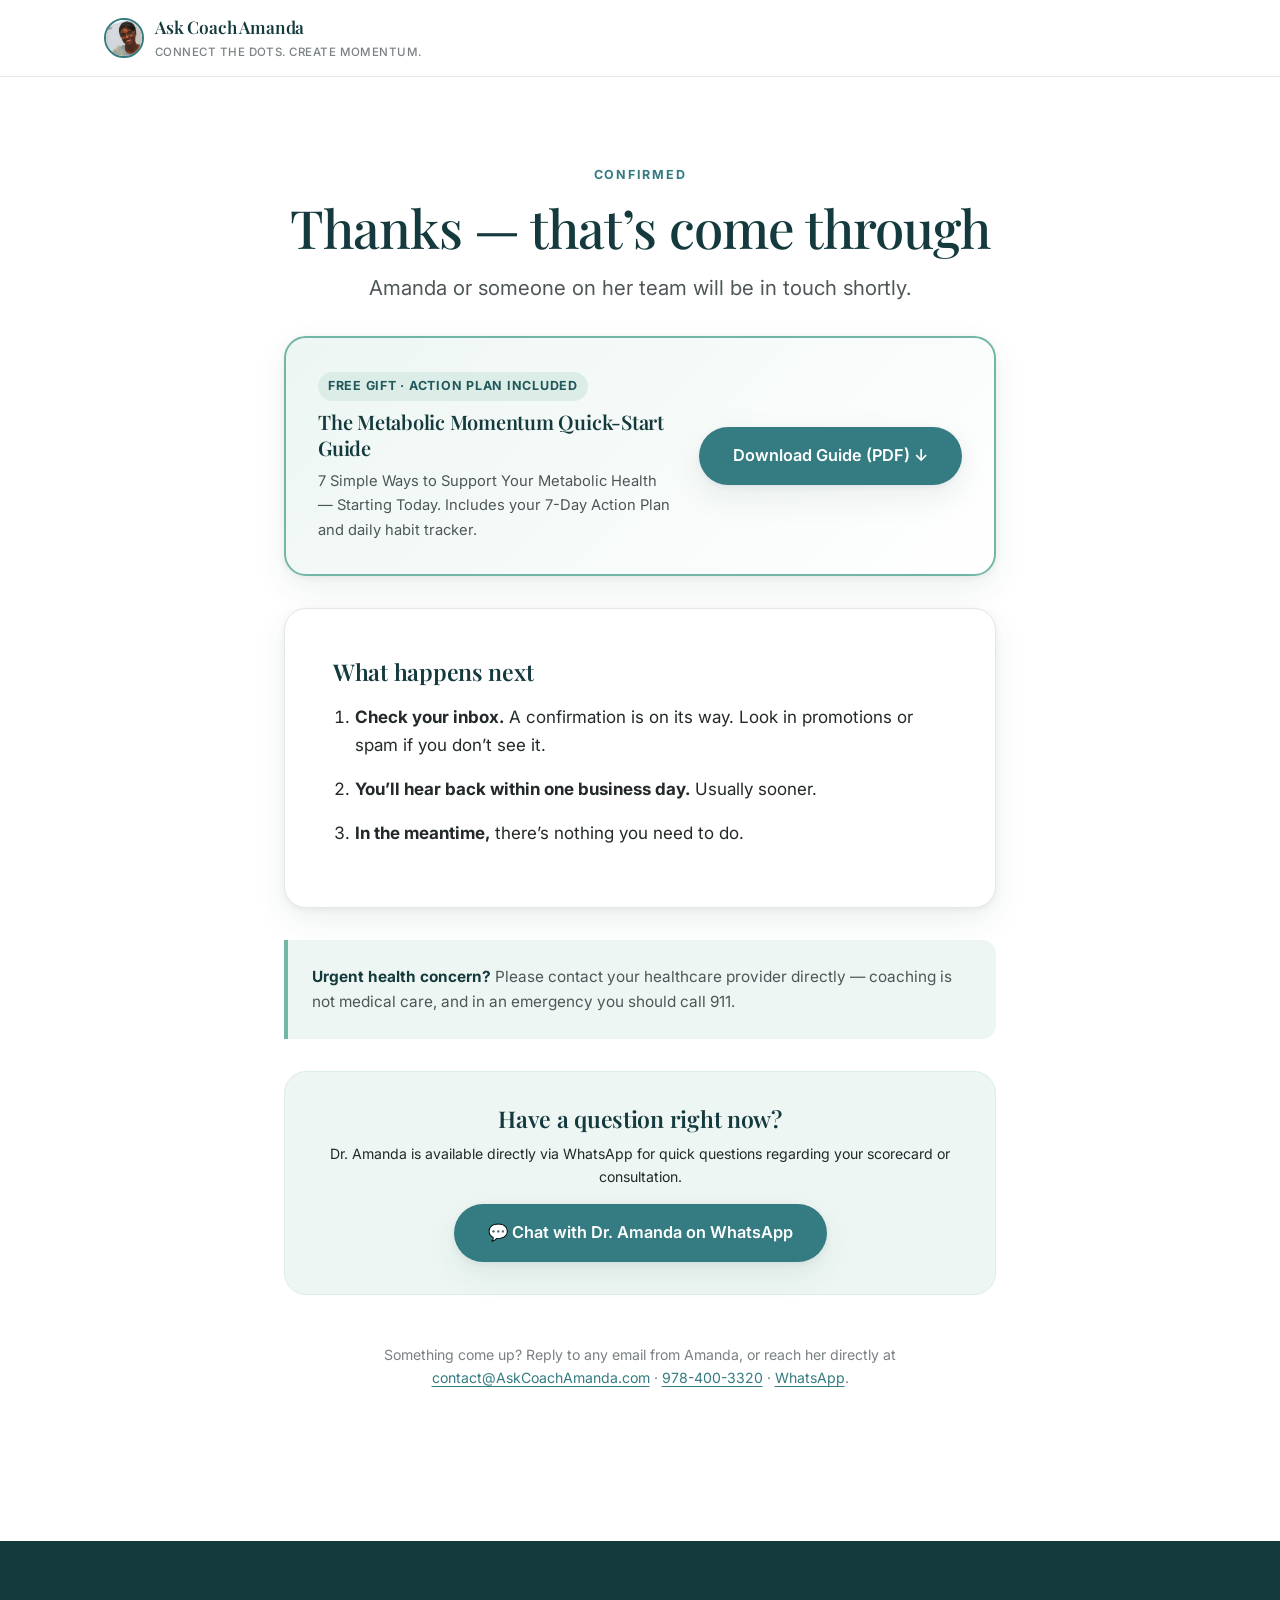
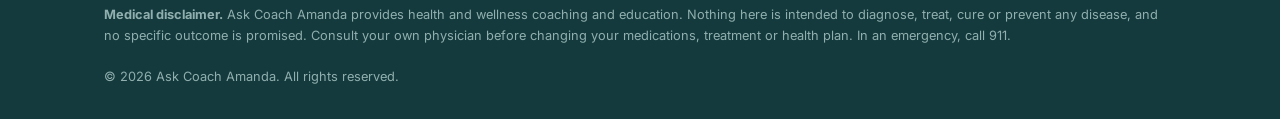
<file: thank-you.html>
<!doctype html>
<html lang="en">
<head>
<meta charset="utf-8">
<meta name="viewport" content="width=device-width, initial-scale=1">
<title>You're All Set | Ask Coach Amanda</title>
<meta name="robots" content="noindex, nofollow">
<link rel="preconnect" href="https://fonts.googleapis.com">
<link rel="preconnect" href="https://fonts.gstatic.com" crossorigin>
<link href="https://fonts.googleapis.com/css2?family=Playfair+Display:wght@400;500;600;700&family=Inter:wght@400;500;600;700&display=swap" rel="stylesheet">
<link rel="stylesheet" href="assets/css/brand.css?v=20260921_v2">
<link rel="stylesheet" href="assets/css/funnel.css?v=20260921_v2">
</head>
<body>
<a class="skip-link" href="#main">Skip to content</a>

<header class="site-header">
  <div class="site-header__inner">
    <a class="brandmark" href="index.html">
      <img src="assets/img/dr-amanda-avatar.webp" alt="Dr. Amanda Romine-Nelson, PharmD" width="40" height="40" style="border-radius:50%;border:2px solid var(--teal);display:block;">
      <span>
        <span class="brandmark__name">Ask Coach Amanda</span>
        <span class="brandmark__sub">Connect the dots. Create momentum.</span>
      </span>
    </a>
  </div>
</header>

<main id="main" class="section">
  <div class="wrap wrap--narrow">

    <div class="center">
      <p class="eyebrow" id="ty-eyebrow">Confirmed</p>
      <h1 id="ty-title">You&rsquo;re all set</h1>
      <p class="lede" id="ty-sub">&nbsp;</p>
    </div>

    <!-- Lead Magnet Download Card -->
    <div class="lead-magnet-card mt6">
      <div class="lead-magnet-card__content">
        <span class="lead-magnet-card__tag">Free Gift &middot; Action Plan Included</span>
        <h3 class="lead-magnet-card__title">The Metabolic Momentum Quick-Start Guide</h3>
        <p class="lead-magnet-card__desc">7 Simple Ways to Support Your Metabolic Health &mdash; Starting Today. Includes your 7-Day Action Plan and daily habit tracker.</p>
      </div>
      <a class="btn btn--primary lead-magnet-card__btn" href="assets/docs/Quick-Start-Guide.pdf" download="Metabolic-Momentum-Quick-Start-Guide.pdf" data-track="cta_click" data-track-loc="thank-you-download">
        Download Guide (PDF) &darr;
      </a>
    </div>

    <div class="quiz-card mt6">
      <h3 id="ty-next-title">What happens next</h3>
      <ol class="stack" id="ty-next" style="padding-left:22px;margin:0"></ol>
    </div>

    <div class="note mt6" id="ty-note"></div>

    <!-- WhatsApp Direct Connection Card -->
    <div class="card card--mint mt6 center">
      <h3 style="margin-bottom:8px">Have a question right now?</h3>
      <p class="small mb3">Dr. Amanda is available directly via WhatsApp for quick questions regarding your scorecard or consultation.</p>
      <a class="btn btn--primary" id="ty-whatsapp-btn" href="https://wa.me/19784003320" target="_blank" rel="noopener" style="display:inline-flex;align-items:center;gap:8px">
        <span>💬 Chat with Dr. Amanda on WhatsApp</span>
      </a>
    </div>

    <div class="center mt7">
      <p class="small muted">Something come up? Reply to any email from Amanda, or reach her directly at
        <a href="mailto:contact@AskCoachAmanda.com">contact@AskCoachAmanda.com</a> &middot;
        <a href="tel:+19784003320">978-400-3320</a> &middot;
        <a href="https://wa.me/19784003320" target="_blank" rel="noopener">WhatsApp</a>.
      </p>
    </div>

  </div>
</main>

<footer class="site-footer" style="margin-top:var(--s8)">
  <div class="wrap">
    <p class="disclaimer" style="margin-top:0;border-top:0;padding-top:0">
      <strong>Medical disclaimer.</strong> Ask Coach Amanda provides health and wellness coaching and education. Nothing here is intended to diagnose, treat, cure or prevent any disease, and no specific outcome is promised. Consult your own physician before changing your medications, treatment or health plan. In an emergency, call 911.
      <br><br>&copy; <span data-year>2026</span> Ask Coach Amanda. All rights reserved.
    </p>
  </div>
</footer>

<script src="assets/js/config.js?v=20260921c"></script>
<script src="assets/js/app.js?v=20260921c"></script>
<script>
(function () {
  var lead = window.ACA.store.read();
  var path = new URLSearchParams(location.search).get("path") ||
             (lead.consultation_status === "booked" ? "booked" : "lead");

  var COPY = {
    booked: {
      eyebrow: "Call confirmed",
      title: (lead.first_name ? lead.first_name + ", your call is booked" : "Your call is booked"),
      sub: "Amanda will read your assessment and application before you speak, so the conversation can start somewhere useful.",
      steps: [
        "<strong>Check your inbox.</strong> A confirmation with the call link is on its way. If it isn&rsquo;t there in ten minutes, look in promotions or spam and mark it as safe.",
        "<strong>Put it in your calendar.</strong> Twenty minutes, video or phone &mdash; whichever you chose.",
        "<strong>Bring your real week.</strong> Not an idealised version of it. The plan has to work for the life you actually have.",
        "<strong>Nothing to prepare.</strong> If you want to jot down what&rsquo;s been most frustrating lately, that helps. That&rsquo;s all."
      ],
      note: "<strong>If you need to move it,</strong> use the reschedule link in your confirmation email. No explanation needed."
    },
    nurture: {
      eyebrow: "You're on the list",
      title: "Take what's useful, leave the rest",
      sub: "You said you&rsquo;re gathering information, so that&rsquo;s exactly what you&rsquo;ll get &mdash; short, practical emails about the area your assessment pointed to.",
      steps: [
        "<strong>Your results are in your inbox.</strong> Keep them somewhere you&rsquo;ll find them again.",
        "<strong>A short email every week or so.</strong> One idea, explained properly, with something you can actually do.",
        "<strong>No pressure sequence.</strong> When you want a conversation, the door is open &mdash; and until then, nobody will chase you.",
        "<strong>Unsubscribe any time.</strong> One click at the bottom of any email."
      ],
      note: "<strong>Changed your mind?</strong> You can <a href=\"book.html\">book a complimentary call</a> whenever you&rsquo;re ready."
    },
    lead: {
      eyebrow: "Confirmed",
      title: "Thanks &mdash; that&rsquo;s come through",
      sub: "Amanda or someone on her team will be in touch shortly.",
      steps: [
        "<strong>Check your inbox.</strong> A confirmation is on its way. Look in promotions or spam if you don&rsquo;t see it.",
        "<strong>You&rsquo;ll hear back within one business day.</strong> Usually sooner.",
        "<strong>In the meantime,</strong> there&rsquo;s nothing you need to do."
      ],
      note: "<strong>Urgent health concern?</strong> Please contact your healthcare provider directly &mdash; coaching is not medical care, and in an emergency you should call 911."
    }
  };

  var c = COPY[path] || COPY.lead;
  document.getElementById("ty-eyebrow").textContent = c.eyebrow;
  document.getElementById("ty-title").innerHTML = c.title;
  document.getElementById("ty-sub").innerHTML = c.sub;
  document.getElementById("ty-note").innerHTML = c.note;

  var ol = document.getElementById("ty-next");
  c.steps.forEach(function (s) {
    var li = document.createElement("li");
    li.innerHTML = s;
    li.style.marginBottom = "12px";
    ol.appendChild(li);
  });

  var waBtn = document.getElementById("ty-whatsapp-btn");
  if (waBtn && lead.first_name) {
    var greeting = encodeURIComponent("Hi Dr. Amanda, this is " + lead.first_name + ". I just took the Metabolic Health Scorecard and wanted to connect!");
    waBtn.href = "https://wa.me/19784003320?text=" + greeting;
  }

  window.ACA.track("thank_you_view", { path: path });
})();
</script>
</body>
</html>
</file>
<file: assets/css/brand.css>
/* ============================================================
   ASK COACH AMANDA — Funnel Design System
   Brand palette from the Brand, Audience, Funnel & Automation
   Reference Guide (Aug 2026).
   ============================================================ */

:root {
  /* --- Brand palette (exact, from the guide) --- */
  --mint:        #72B7A6;
  --teal:        #347C81;
  --slate:       #595F5F;
  --gold:        #E6BF5A;
  --white:       #FFFFFF;

  /* --- Derived tones (kept in the same family) --- */
  --teal-deep:   #22585C;
  --teal-ink:    #143A3D;
  --mint-tint:   #EDF6F3;
  --mint-tint-2: #DCEDE7;
  --gold-tint:   #FBF3DF;
  --cream:       #FAF8F4;

  /* --- Text (contrast-checked on white) --- */
  --ink:         #23292A;  /* body text        14.2:1 */
  --ink-soft:    #4E5658;  /* secondary text    7.6:1 */
  --ink-faint:   #798183;  /* meta / captions   4.6:1 */

  /* --- Surfaces & lines --- */
  --bg:          #FFFFFF;
  --line:        #E2E8E6;
  --line-strong: #C9D6D3;

  /* --- Type --- */
  --display: "Playfair Display", Georgia, "Times New Roman", serif;
  --sans: "Inter", -apple-system, BlinkMacSystemFont, "Segoe UI", Roboto, Helvetica, Arial, sans-serif;

  /* --- Spacing scale --- */
  --s1: 4px;  --s2: 8px;  --s3: 12px; --s4: 16px; --s5: 24px;
  --s6: 32px; --s7: 48px; --s8: 64px; --s9: 88px; --s10: 120px;

  /* --- Radius & shadow --- */
  --r-sm: 8px; --r: 14px; --r-lg: 22px; --r-pill: 999px;
  --shadow-sm: 0 1px 2px rgba(20,58,61,.06), 0 2px 8px rgba(20,58,61,.05);
  --shadow:    0 2px 6px rgba(20,58,61,.06), 0 12px 32px rgba(20,58,61,.08);
  --shadow-lg: 0 4px 12px rgba(20,58,61,.08), 0 28px 64px rgba(20,58,61,.14);

  --maxw: 1120px;
  --maxw-narrow: 760px;
}

/* ============================================================
   RESET
   ============================================================ */
*, *::before, *::after { box-sizing: border-box; }
html { -webkit-text-size-adjust: 100%; scroll-behavior: smooth; }
@media (prefers-reduced-motion: reduce) {
  html { scroll-behavior: auto; }
  *, *::before, *::after { animation-duration: .01ms !important; transition-duration: .01ms !important; }
}
body {
  margin: 0;
  background: var(--bg);
  color: var(--ink);
  font-family: var(--sans);
  font-size: 17px;          /* larger base — core audience is 40–65 */
  line-height: 1.65;
  -webkit-font-smoothing: antialiased;
  text-rendering: optimizeLegibility;
}
img, svg, video { max-width: 100%; height: auto; display: block; }
button, input, select, textarea { font: inherit; color: inherit; }
a { color: var(--teal); text-decoration-thickness: 1px; text-underline-offset: 3px; }
a:hover { color: var(--teal-deep); }
[hidden] { display: none !important; }

:focus-visible {
  outline: 3px solid var(--teal);
  outline-offset: 3px;
  border-radius: 4px;
}

.skip-link {
  position: absolute; left: -9999px; top: 0; z-index: 200;
  background: var(--teal); color: #fff; padding: 12px 20px;
  border-radius: 0 0 var(--r-sm) 0; font-weight: 600;
}
.skip-link:focus { left: 0; color: #fff; }

.visually-hidden {
  position: absolute !important; width: 1px; height: 1px;
  padding: 0; margin: -1px; overflow: hidden;
  clip: rect(0 0 0 0); white-space: nowrap; border: 0;
}

/* ============================================================
   TYPE
   ============================================================ */
h1, h2, h3, h4 {
  font-family: var(--display);
  font-weight: 500;
  line-height: 1.18;
  letter-spacing: -0.012em;
  color: var(--teal-ink);
  margin: 0 0 var(--s4);
}
h1 { font-size: clamp(2.1rem, 4.6vw, 3.3rem); line-height: 1.1; letter-spacing: -0.018em; }
h2 { font-size: clamp(1.75rem, 3.5vw, 2.5rem); }
h3 { font-size: clamp(1.2rem, 2vw, 1.44rem); font-weight: 600; line-height: 1.3; }
h4 { font-size: 1.05rem; font-family: var(--sans); font-weight: 700; letter-spacing: 0; }
p { margin: 0 0 var(--s4); }
p:last-child { margin-bottom: 0; }

.lede {
  font-size: clamp(1.1rem, 1.7vw, 1.28rem);
  line-height: 1.6;
  color: var(--ink-soft);
}
.eyebrow {
  font-family: var(--sans);
  font-size: .78rem;
  font-weight: 700;
  letter-spacing: .14em;
  text-transform: uppercase;
  color: var(--teal);
  margin: 0 0 var(--s3);
}
.eyebrow--on-dark { color: var(--mint); }
.mark { color: var(--teal); }
.underline-gold {
  background-image: linear-gradient(transparent 62%, var(--gold) 62%, var(--gold) 92%, transparent 92%);
  padding: 0 2px;
}

/* ============================================================
   LAYOUT
   ============================================================ */
.wrap { width: 100%; max-width: var(--maxw); margin: 0 auto; padding: 0 var(--s5); }
.wrap--narrow { max-width: var(--maxw-narrow); }
.section { padding: var(--s9) 0; }
.section--tight { padding: var(--s8) 0; }
.section--cream { background: var(--cream); }
.section--mint { background: var(--mint-tint); }
.section--teal { background: var(--teal-ink); color: #E8F1F0; }
.section--teal h2, .section--teal h3 { color: var(--white); }
.section--teal .lede { color: #B9D2D1; }

.center { text-align: center; }
.stack > * + * { margin-top: var(--s4); }
.section-head { max-width: 660px; margin: 0 0 var(--s7); }
.section-head.center { margin-left: auto; margin-right: auto; }

.grid { display: grid; gap: var(--s5); }
.grid-2 { grid-template-columns: repeat(2, 1fr); }
.grid-3 { grid-template-columns: repeat(3, 1fr); }
.grid-4 { grid-template-columns: repeat(4, 1fr); }
@media (max-width: 900px) { .grid-3, .grid-4 { grid-template-columns: repeat(2, 1fr); } }
@media (max-width: 640px) { .grid-2, .grid-3, .grid-4 { grid-template-columns: 1fr; } }

/* ============================================================
   BUTTONS
   ============================================================ */
.btn {
  display: inline-flex; align-items: center; justify-content: center; gap: 10px;
  font-family: var(--sans); font-size: 1.02rem; font-weight: 600;
  padding: 17px 32px; border-radius: var(--r-pill);
  border: 2px solid transparent; cursor: pointer; text-decoration: none;
  transition: transform .16s ease, box-shadow .16s ease, background-color .16s ease, border-color .16s ease;
  line-height: 1.2; text-align: center;
}
.btn:hover { transform: translateY(-2px); }
.btn:active { transform: translateY(0); }

.btn--primary { background: var(--teal); color: var(--white); box-shadow: var(--shadow); }
.btn--primary:hover { background: var(--teal-deep); color: var(--white); box-shadow: var(--shadow-lg); }

.btn--gold { background: var(--gold); color: var(--teal-ink); box-shadow: var(--shadow); }
.btn--gold:hover { background: #DBB149; color: var(--teal-ink); box-shadow: var(--shadow-lg); }

.btn--ghost { background: transparent; color: var(--teal); border-color: var(--line-strong); }
.btn--ghost:hover { background: var(--mint-tint); border-color: var(--mint); color: var(--teal-deep); }

.btn--on-dark { background: var(--white); color: var(--teal-ink); }
.btn--on-dark:hover { background: var(--mint-tint); color: var(--teal-ink); }

.btn--ghost-on-dark { background: transparent; color: #DCEDE7; border-color: rgba(255,255,255,.35); }
.btn--ghost-on-dark:hover { background: rgba(255,255,255,.1); color: #fff; border-color: rgba(255,255,255,.6); }

.btn--lg { font-size: 1.1rem; padding: 20px 40px; }
.btn--block { display: flex; width: 100%; }
.btn[disabled], .btn[aria-disabled="true"] { opacity: .45; pointer-events: none; }

.btn-row { display: flex; flex-wrap: wrap; gap: var(--s4); align-items: center; }
.btn-row.center { justify-content: center; }

.cta-note {
  font-size: .88rem; color: var(--ink-faint); margin-top: var(--s3);
  display: flex; align-items: center; gap: 8px; flex-wrap: wrap;
}
.cta-note--on-dark { color: #9FBCBB; }
.center .cta-note { justify-content: center; }

/* ============================================================
   CARDS
   ============================================================ */
.card {
  background: var(--white);
  border: 1px solid var(--line);
  border-radius: var(--r-lg);
  padding: var(--s6);
}
.card--flat { box-shadow: none; }
.card--raised { box-shadow: var(--shadow); border-color: transparent; }
.card--mint { background: var(--mint-tint); border-color: var(--mint-tint-2); }
.card--gold { background: var(--gold-tint); border-color: #F0E2BE; }
.card--teal { background: var(--teal-ink); border-color: var(--teal-ink); color: rgba(255,255,255,.88); }
.card--teal h3 { color: #fff; }
.card__num {
  font-family: var(--display); font-size: 1.55rem; font-weight: 600;
  width: 46px; height: 46px; border-radius: 50%;
  display: grid; place-items: center; margin-bottom: var(--s4);
  background: var(--mint-tint); color: var(--teal);
}

/* ============================================================
   LISTS
   ============================================================ */
.ticks, .crosses { list-style: none; padding: 0; margin: 0; display: grid; gap: 12px; }
.ticks li, .crosses li { position: relative; padding-left: 34px; line-height: 1.5; }
.ticks li::before, .crosses li::before {
  content: ""; position: absolute; left: 0; top: 4px;
  width: 21px; height: 21px; border-radius: 50%;
  background-repeat: no-repeat; background-position: center; background-size: 12px;
}
.ticks li::before {
  background-color: var(--mint-tint-2);
  background-image: url("data:image/svg+xml,%3Csvg xmlns='http://www.w3.org/2000/svg' viewBox='0 0 24 24' fill='none' stroke='%23347C81' stroke-width='3.2' stroke-linecap='round' stroke-linejoin='round'%3E%3Cpath d='M20 6 9 17l-5-5'/%3E%3C/svg%3E");
}
.crosses li::before {
  background-color: #F2E9E7;
  background-image: url("data:image/svg+xml,%3Csvg xmlns='http://www.w3.org/2000/svg' viewBox='0 0 24 24' fill='none' stroke='%238C5B52' stroke-width='3.2' stroke-linecap='round'%3E%3Cpath d='M18 6 6 18M6 6l12 12'/%3E%3C/svg%3E");
}
.section--teal .ticks li::before { background-color: rgba(114,183,166,.22); }

/* ============================================================
   FORMS
   ============================================================ */
.field { margin-bottom: var(--s5); }
.field label, .field .label {
  display: block; font-weight: 600; font-size: .95rem;
  margin-bottom: 8px; color: var(--ink);
}
.field .hint { font-size: .85rem; color: var(--ink-faint); margin: -2px 0 8px; }
.input, select.input, textarea.input {
  width: 100%; padding: 15px 16px;
  border: 1.5px solid var(--line-strong); border-radius: var(--r-sm);
  background: var(--white); font-size: 1rem; transition: border-color .15s, box-shadow .15s;
}
.input:focus {
  outline: none; border-color: var(--teal);
  box-shadow: 0 0 0 4px rgba(52,124,129,.14);
}
.input[aria-invalid="true"] { border-color: #B4544A; }
textarea.input { min-height: 120px; resize: vertical; }
.field-error { color: #A5453C; font-size: .86rem; margin-top: 6px; font-weight: 500; }

.consent {
  display: flex; gap: 12px; align-items: flex-start;
  font-size: .9rem; color: var(--ink-soft); line-height: 1.5;
}
.consent input[type="checkbox"] { width: 20px; height: 20px; margin-top: 2px; accent-color: var(--teal); flex: none; }

/* Choice buttons (assessment + application) */
.choices { display: grid; gap: 10px; }
.choice {
  display: flex; align-items: flex-start; gap: 13px;
  padding: 15px 18px; border: 1.5px solid var(--line-strong);
  border-radius: var(--r); background: var(--white);
  cursor: pointer; text-align: left; width: 100%;
  transition: border-color .14s, background-color .14s, box-shadow .14s;
}
.choice:hover { border-color: var(--mint); background: var(--mint-tint); }
.choice__box {
  flex: none; width: 22px; height: 22px; margin-top: 1px;
  border: 2px solid var(--line-strong); border-radius: 50%;
  display: grid; place-items: center; transition: border-color .14s, background-color .14s;
}
.choice--multi .choice__box { border-radius: 6px; }
.choice__box::after {
  content: ""; width: 9px; height: 9px; border-radius: 50%;
  background: var(--white); transform: scale(0); transition: transform .14s;
}
.choice--multi .choice__box::after { border-radius: 2px; }
.choice[aria-pressed="true"], .choice.is-selected {
  border-color: var(--teal); background: var(--mint-tint); box-shadow: 0 0 0 3px rgba(52,124,129,.1);
}
.choice[aria-pressed="true"] .choice__box, .choice.is-selected .choice__box {
  border-color: var(--teal); background: var(--teal);
}
.choice[aria-pressed="true"] .choice__box::after, .choice.is-selected .choice__box::after { transform: scale(1); }
.choice__text { font-size: 1rem; line-height: 1.45; }
.choice__sub { display: block; font-size: .86rem; color: var(--ink-faint); margin-top: 3px; }

/* ============================================================
   MISC COMPONENTS
   ============================================================ */
.pill {
  display: inline-flex; align-items: center; gap: 8px;
  background: var(--mint-tint); color: var(--teal-deep);
  border: 1px solid var(--mint-tint-2);
  padding: 7px 16px; border-radius: var(--r-pill);
  font-size: .85rem; font-weight: 600; letter-spacing: .01em;
}
.pill--gold { background: var(--gold-tint); border-color: #F0E2BE; color: #6B551F; }
.pill--on-dark { background: rgba(114,183,166,.16); border-color: rgba(114,183,166,.3); color: var(--mint); }

.rule { height: 1px; background: var(--line); border: 0; margin: var(--s7) 0; }
.rule--short { width: 56px; height: 3px; background: var(--gold); border-radius: 2px; margin: 0 0 var(--s5); }
.center .rule--short { margin-left: auto; margin-right: auto; }

.note {
  background: var(--mint-tint); border-left: 4px solid var(--mint);
  border-radius: 0 var(--r) var(--r) 0; padding: var(--s5) var(--s5);
  font-size: .96rem; color: var(--ink-soft);
}
.note strong { color: var(--teal-ink); }
.note--gold { background: var(--gold-tint); border-left-color: var(--gold); }
.note--alert { background: #FBF1EF; border-left-color: #C1786D; }

blockquote.pull {
  font-family: var(--display); font-size: clamp(1.28rem, 2.5vw, 1.8rem);
  line-height: 1.38; color: var(--teal-ink); margin: 0; font-weight: 500;
}
blockquote.pull cite { display: block; font-family: var(--sans); font-size: .95rem; font-style: normal; font-weight: 600; color: var(--ink-faint); margin-top: var(--s4); }

/* ============================================================
   PROGRESS
   ============================================================ */
.progress { margin-bottom: var(--s6); }
.progress__meta {
  display: flex; justify-content: space-between; align-items: baseline;
  font-size: .85rem; color: var(--ink-faint); margin-bottom: 8px; font-weight: 500;
}
.progress__track { height: 7px; background: var(--mint-tint-2); border-radius: var(--r-pill); overflow: hidden; }
.progress__bar { height: 100%; background: linear-gradient(90deg, var(--mint), var(--teal)); border-radius: var(--r-pill); transition: width .4s cubic-bezier(.4,0,.2,1); width: 0; }

/* ============================================================
   HEADER / FOOTER
   ============================================================ */
.site-header {
  position: sticky; top: 0; z-index: 60;
  background: rgba(255,255,255,.94);
  backdrop-filter: blur(10px);
  border-bottom: 1px solid var(--line);
}
.site-header__inner { display: flex; align-items: center; justify-content: space-between; gap: var(--s5); padding: 14px var(--s5); max-width: var(--maxw); margin: 0 auto; }
.brandmark { display: flex; align-items: center; gap: 11px; text-decoration: none; color: var(--teal-ink); }
.brandmark__glyph {
  width: 38px; height: 38px; border-radius: 50%; flex: none;
  background: var(--teal); color: #fff;
  display: grid; place-items: center;
  font-family: var(--display); font-weight: 600; font-size: 1.1rem;
}
.brandmark__name { font-family: var(--display); font-weight: 600; font-size: 1.08rem; line-height: 1.1; letter-spacing: -.01em; }
.brandmark__sub { display: block; font-family: var(--sans); font-size: .72rem; font-weight: 500; color: var(--ink-faint); letter-spacing: .04em; text-transform: uppercase; margin-top: 1px; }
.site-header .btn { padding: 12px 24px; font-size: .95rem; }
@media (max-width: 560px) { .brandmark__sub { display: none; } .site-header .btn { padding: 11px 18px; font-size: .88rem; } }
/* Phones: keep the brand name and the header's right-hand button/badge on one line each */
@media (max-width: 480px) {
  .site-header__inner { padding: 12px 14px; gap: 10px; }
  .brandmark { gap: 8px; flex-shrink: 0; }
  .brandmark img { width: 34px; height: 34px; }
  .brandmark__name { font-size: .98rem; white-space: nowrap; }
  .site-header .btn { white-space: nowrap; font-size: .76rem; padding: 8px 12px; }
  /* Longer badges ("Educational, not diagnostic") wrap to a tidy centred two-liner */
  .site-header .pill { font-size: .72rem; padding: 6px 12px; line-height: 1.25; text-align: center; max-width: 150px; }
}

.site-footer { background: var(--teal-ink); color: #A9C6C5; padding: var(--s8) 0 var(--s6); font-size: .92rem; }
.site-footer a { color: #CBE2E0; }
.site-footer a:hover { color: #fff; }
.site-footer h4 { color: #fff; font-size: .8rem; letter-spacing: .12em; text-transform: uppercase; margin-bottom: var(--s3); }
.footer-grid { display: grid; grid-template-columns: 1.6fr 1fr 1fr; gap: var(--s7); }
@media (max-width: 780px) { .footer-grid { grid-template-columns: 1fr; gap: var(--s6); } }
.footer-list { list-style: none; padding: 0; margin: 0; display: grid; gap: 9px; }
.disclaimer {
  margin-top: var(--s7); padding-top: var(--s5);
  border-top: 1px solid rgba(255,255,255,.14);
  font-size: .8rem; line-height: 1.6; color: #90AFAE;
}

/* ============================================================
   UTIL
   ============================================================ */
.mt0 { margin-top: 0; } .mb0 { margin-bottom: 0; }
.mt4 { margin-top: var(--s4); } .mt5 { margin-top: var(--s5); }
.mt6 { margin-top: var(--s6); } .mt7 { margin-top: var(--s7); }
.small { font-size: .88rem; }
.muted { color: var(--ink-faint); }
.nowrap { white-space: nowrap; }
</file>
<file: assets/css/funnel.css>
/* ============================================================
   ASK COACH AMANDA — Page-level components
   Depends on brand.css
   ============================================================ */

/* ------------------------------------------------------------
   HERO
   ------------------------------------------------------------ */
.hero {
  position: relative;
  overflow: hidden;
  background:
    radial-gradient(900px 520px at 88% -8%, rgba(114,183,166,.28), transparent 62%),
    radial-gradient(700px 460px at 4% 108%, rgba(230,191,90,.15), transparent 60%),
    var(--cream);
  padding: var(--s8) 0 var(--s8);
  border-bottom: 1px solid var(--line);
}
.hero__grid {
  display: grid;
  grid-template-columns: minmax(0, .82fr) minmax(0, 1.18fr);
  gap: var(--s6);
  align-items: center;
  max-width: 1280px;
}
.hero__grid h1 { font-size: clamp(2rem, 3.2vw, 2.85rem); }
@media (max-width: 980px) {
  .hero { padding: var(--s8) 0 var(--s7); }
  .hero__grid { grid-template-columns: 1fr; gap: var(--s7); }
}
.hero h1 { margin-bottom: var(--s5); }
.hero .lede { max-width: 44ch; font-size: 1.08rem; }
@media (max-width: 980px) { .hero .lede { max-width: none; } }
.hero .btn-row { margin-top: var(--s6); }

.credential-strip {
  display: flex; flex-wrap: wrap; gap: 10px 12px;
  margin-bottom: var(--s5);
}
.credential-strip .pill { font-size: .8rem; padding: 6px 14px; }

.trust-row {
  margin-top: var(--s7); padding-top: var(--s5);
  border-top: 1px solid var(--line);
  display: flex; flex-wrap: wrap; gap: var(--s5) var(--s6);
}
.trust-row div { font-size: .88rem; color: var(--ink-soft); line-height: 1.35; }
.trust-row strong { display: block; font-family: var(--display); font-size: 1.4rem; color: var(--teal); font-weight: 600; }

/* ------------------------------------------------------------
   VIDEO SLOT  →  swap the placeholder for the client's embed
   ------------------------------------------------------------ */
.video-slot { position: relative; }
.video-frame {
  position: relative;
  aspect-ratio: 16 / 9;
  border-radius: var(--r-lg);
  overflow: hidden;
  background: linear-gradient(150deg, var(--teal-ink), var(--teal) 58%, var(--mint));
  box-shadow: var(--shadow-lg);
  border: 8px solid var(--white);
}
.video-frame iframe, .video-frame video {
  position: absolute; inset: 0; width: 100%; height: 100%; border: 0; display: block;
}
/* Placeholder shown until the real embed is dropped in */
.video-placeholder {
  position: absolute; inset: 0;
  display: flex; flex-direction: column; align-items: center; justify-content: center;
  gap: 16px; text-align: center; padding: var(--s5); color: #fff;
}
.video-placeholder::before {
  content: ""; position: absolute; inset: 0;
  background-image:
    linear-gradient(rgba(255,255,255,.07) 1px, transparent 1px),
    linear-gradient(90deg, rgba(255,255,255,.07) 1px, transparent 1px);
  background-size: 34px 34px;
  mask-image: radial-gradient(circle at 50% 50%, #000 20%, transparent 78%);
}
.video-placeholder__play {
  position: relative;
  width: 78px; height: 78px; border-radius: 50%;
  background: rgba(255,255,255,.95);
  display: grid; place-items: center;
  box-shadow: 0 8px 30px rgba(0,0,0,.22);
}
.video-placeholder__play::after {
  content: ""; width: 0; height: 0; margin-left: 6px;
  border-left: 24px solid var(--teal); border-top: 15px solid transparent; border-bottom: 15px solid transparent;
}
.video-placeholder__label {
  position: relative;
  font-family: var(--display); font-size: 1.28rem; font-weight: 500; line-height: 1.25;
}
.video-placeholder__hint {
  position: relative;
  font-size: .82rem; color: rgba(255,255,255,.8); max-width: 34ch; line-height: 1.5;
}
.video-caption {
  display: flex; align-items: center; gap: 10px; justify-content: center;
  margin-top: var(--s4); font-size: .88rem; color: var(--ink-faint);
}
.video-caption::before {
  content: ""; width: 8px; height: 8px; border-radius: 50%;
  background: var(--gold); flex: none;
}

/* ------------------------------------------------------------
   SYMPTOM / RECOGNITION GRID
   ------------------------------------------------------------ */
.symptom-grid { display: grid; grid-template-columns: repeat(2, 1fr); gap: 14px; }
@media (max-width: 720px) { .symptom-grid { grid-template-columns: 1fr; } }
.symptom {
  display: flex; gap: 13px; align-items: flex-start;
  background: var(--white); border: 1px solid var(--line);
  border-radius: var(--r); padding: 17px 19px;
  font-size: .98rem; line-height: 1.45;
}
.symptom__dot {
  flex: none; width: 9px; height: 9px; border-radius: 50%;
  background: var(--mint); margin-top: 8px;
  box-shadow: 0 0 0 4px rgba(114,183,166,.2);
}

/* ------------------------------------------------------------
   CONNECT-THE-DOTS DIAGRAM
   ------------------------------------------------------------ */
.dots-figure { display: grid; place-items: center; }
.dots-figure svg { width: 100%; max-width: 520px; height: auto; overflow: visible; }
.dots-node text { font-family: var(--sans); font-size: 13px; font-weight: 600; fill: var(--teal-ink); }
.dots-hub text { font-family: var(--display); font-weight: 600; fill: #fff; }
.dots-link { stroke: var(--mint); stroke-width: 1.6; opacity: .55; }
.dots-ring { fill: none; stroke: var(--mint-tint-2); stroke-width: 1.4; stroke-dasharray: 4 6; }

/* Credential panel on the dark section */
.cred-panel {
  background: rgba(255,255,255,.05);
  border: 1px solid rgba(114,183,166,.22);
  border-radius: var(--r-lg);
  padding: var(--s6);
}
.cred-panel h4 { font-size: .78rem; letter-spacing: .14em; text-transform: uppercase; }

/* ------------------------------------------------------------
   PATH / STEPS
   ------------------------------------------------------------ */
.path { display: grid; grid-template-columns: repeat(4, 1fr); gap: var(--s5); counter-reset: step; }
@media (max-width: 900px) { .path { grid-template-columns: repeat(2, 1fr); } }
@media (max-width: 560px) { .path { grid-template-columns: 1fr; } }
.path__item { position: relative; padding-top: var(--s5); border-top: 3px solid var(--mint-tint-2); }
.path__item--active { border-top-color: var(--gold); }
.path__k {
  font-family: var(--sans); font-size: .74rem; font-weight: 700;
  letter-spacing: .14em; text-transform: uppercase; color: var(--teal);
  margin-bottom: 10px;
}
.path__item h3 { font-size: 1.12rem; margin-bottom: 8px; }
.path__item p { font-size: .94rem; color: var(--ink-soft); }

.arrow-path {
  display: flex; flex-wrap: wrap; align-items: center; gap: 10px 14px;
  font-family: var(--sans); font-weight: 600; font-size: .82rem;
  letter-spacing: .1em; text-transform: uppercase; color: var(--teal);
}
.arrow-path span:not(:last-child)::after {
  content: "→"; margin-left: 14px; color: var(--mint); font-weight: 400;
}
.section--teal .arrow-path { color: var(--mint); }

/* ------------------------------------------------------------
   IS / IS-NOT
   ------------------------------------------------------------ */
.compare { display: grid; grid-template-columns: 1fr 1fr; gap: var(--s5); }
@media (max-width: 780px) { .compare { grid-template-columns: 1fr; } }
.compare__col { padding: var(--s6); border-radius: var(--r-lg); }
.compare__col--yes { background: var(--mint-tint); border: 1px solid var(--mint-tint-2); }
.compare__col--no  { background: #FBF6F5; border: 1px solid #EFE2DF; }
.compare__col h3 { font-size: 1.15rem; margin-bottom: var(--s4); }

/* ------------------------------------------------------------
   PROGRAM / PRICING
   ------------------------------------------------------------ */
.program-card {
  background: var(--white); border-radius: var(--r-lg);
  box-shadow: var(--shadow-lg); overflow: hidden;
  border: 1px solid var(--line);
}
.program-card__head {
  background: linear-gradient(135deg, var(--teal-ink), var(--teal));
  color: #fff; padding: var(--s7) var(--s7) var(--s6);
}
.program-card__head h3 { color: #fff; font-size: clamp(1.5rem, 3vw, 2rem); margin-bottom: 10px; }
.program-card__head p { color: #C3DDDB; margin: 0; }
.program-card__body { padding: var(--s7); display: grid; grid-template-columns: 1.25fr 1fr; gap: var(--s7); }
@media (max-width: 860px) { .program-card__body { grid-template-columns: 1fr; gap: var(--s6); } .program-card__head, .program-card__body { padding: var(--s6); } }

.includes { list-style: none; padding: 0; margin: 0; display: grid; gap: var(--s4); }
.includes li { display: grid; grid-template-columns: 30px 1fr; gap: 12px; align-items: start; }
.includes b { display: block; font-size: 1rem; color: var(--teal-ink); }
.includes span { font-size: .92rem; color: var(--ink-soft); line-height: 1.5; }
.includes .ico {
  width: 30px; height: 30px; border-radius: 9px; background: var(--mint-tint);
  display: grid; place-items: center; color: var(--teal); font-size: .95rem; font-weight: 700;
}

.invest {
  background: var(--cream); border: 1px solid var(--line);
  border-radius: var(--r-lg); padding: var(--s6);
  position: sticky; top: 92px;
}
@media (max-width: 860px) { .invest { position: static; } }
.invest__price { font-family: var(--display); font-size: 2.8rem; font-weight: 500; color: var(--teal-ink); line-height: 1; }
.invest__price small { font-family: var(--sans); font-size: .95rem; font-weight: 500; color: var(--ink-faint); display: block; margin-top: 8px; letter-spacing: 0; }
.invest__alt { font-size: .95rem; color: var(--ink-soft); margin: var(--s4) 0 var(--s5); padding-top: var(--s4); border-top: 1px dashed var(--line-strong); }

/* ------------------------------------------------------------
   TESTIMONIALS
   ------------------------------------------------------------ */
.quote-card {
  background: var(--white); border: 1px solid var(--line);
  border-radius: var(--r-lg); padding: var(--s6);
  display: flex; flex-direction: column; gap: var(--s4);
}
.quote-card__mark { font-family: var(--display); font-size: 3.2rem; font-weight: 700; line-height: .6; color: var(--mint); height: 26px; }
.quote-card blockquote { margin: 0; font-size: 1.02rem; line-height: 1.6; color: var(--ink); }
.quote-card__who { margin-top: auto; padding-top: var(--s4); border-top: 1px solid var(--line); }
.quote-card__who b { display: block; color: var(--teal-ink); font-size: .98rem; }
.quote-card__who span { font-size: .86rem; color: var(--ink-faint); }
.quote-card--video { padding: var(--s5); }
.quote-card__video {
  aspect-ratio: 16 / 9; border-radius: var(--r); overflow: hidden;
  background: var(--teal-ink);
}
.quote-card__video video { width: 100%; height: 100%; object-fit: contain; }

/* ------------------------------------------------------------
   FAQ
   ------------------------------------------------------------ */
.faq { border-top: 1px solid var(--line); }
.faq details { border-bottom: 1px solid var(--line); }
.faq summary {
  cursor: pointer; list-style: none; padding: var(--s5) 44px var(--s5) 0;
  font-weight: 600; font-size: 1.06rem; color: var(--teal-ink);
  position: relative; line-height: 1.4;
}
.faq summary::-webkit-details-marker { display: none; }
.faq summary::after {
  content: ""; position: absolute; right: 8px; top: 50%;
  width: 12px; height: 12px; margin-top: -8px;
  border-right: 2.4px solid var(--teal); border-bottom: 2.4px solid var(--teal);
  transform: rotate(45deg); transition: transform .2s ease;
}
.faq details[open] summary::after { transform: rotate(-135deg); margin-top: -3px; }
.faq details > div { padding: 0 var(--s6) var(--s6) 0; color: var(--ink-soft); }
.faq details > div p { margin-bottom: var(--s3); }

/* ------------------------------------------------------------
   STICKY MOBILE CTA
   ------------------------------------------------------------ */
.sticky-cta {
  position: fixed; left: 0; right: 0; bottom: 0; z-index: 70;
  background: rgba(255,255,255,.97); backdrop-filter: blur(10px);
  border-top: 1px solid var(--line);
  padding: 10px 14px calc(10px + env(safe-area-inset-bottom));
  transform: translateY(110%); transition: transform .28s ease;
  display: none;
}
.sticky-cta.is-visible { transform: translateY(0); }
@media (max-width: 760px) { .sticky-cta { display: block; } body { padding-bottom: 0; } }

/* ------------------------------------------------------------
   ASSESSMENT
   ------------------------------------------------------------ */
.quiz-shell { max-width: 680px; margin: 0 auto; }
.quiz-card {
  background: var(--white); border: 1px solid var(--line);
  border-radius: var(--r-lg); box-shadow: var(--shadow);
  padding: var(--s7);
}
@media (max-width: 620px) { .quiz-card { padding: var(--s5); } }
.quiz-q:focus, .quiz-q:focus-visible { outline: none; }
.quiz-q { font-family: var(--display); font-size: clamp(1.32rem, 2.9vw, 1.72rem); font-weight: 500; line-height: 1.26; color: var(--teal-ink); margin: 0 0 8px; }
.quiz-help { font-size: .93rem; color: var(--ink-faint); margin: 0 0 var(--s5); }
.quiz-nav:not(:has(> :not([hidden]))) { display: none; }
.quiz-nav { display: flex; justify-content: space-between; align-items: center; gap: var(--s4); margin-top: var(--s6); }
.link-btn {
  background: none; border: 0; padding: 8px 4px; cursor: pointer;
  color: var(--ink-faint); font-size: .93rem; font-weight: 500;
}
.link-btn:hover { color: var(--teal); text-decoration: underline; }

/* Results */
.result-hero {
  background: linear-gradient(135deg, var(--teal-ink), var(--teal));
  color: #fff; border-radius: var(--r-lg); padding: var(--s7);
  margin-bottom: var(--s6);
}
.result-hero h2 { color: #fff; margin-bottom: var(--s3); }
.result-hero p { color: #C7E0DE; margin: 0; }
.score-bars { display: grid; gap: var(--s4); }
.score-row { display: grid; grid-template-columns: 200px 1fr 52px; gap: var(--s4); align-items: center; }
@media (max-width: 620px) { .score-row { grid-template-columns: 1fr; gap: 6px; } .score-row .score-val { text-align: left; } }
.score-label { font-weight: 600; font-size: .95rem; color: var(--teal-ink); }
.score-track { height: 12px; background: var(--mint-tint-2); border-radius: var(--r-pill); overflow: hidden; }
.score-fill { height: 100%; border-radius: var(--r-pill); background: var(--mint); transition: width .8s cubic-bezier(.4,0,.2,1); width: 0; }
.score-fill--top { background: linear-gradient(90deg, var(--gold), #D9A93F); }
.score-val { font-variant-numeric: tabular-nums; font-weight: 600; font-size: .9rem; color: var(--ink-faint); text-align: right; }

/* ------------------------------------------------------------
   BOOKING
   ------------------------------------------------------------ */
.calendly-wrap {
  min-height: 720px; border-radius: var(--r-lg); overflow: hidden;
  border: 1px solid var(--line); background: var(--white);
}
@media (max-width: 640px) { .calendly-wrap { min-height: 1000px; } }

/* ------------------------------------------------------------
   FOUNDER SECTION: BULLETPROOF RESPONSIVE 2-COLUMN LAYOUT
   Guaranteed side-by-side on all screens down to 768px,
   symmetrically centered on mobile (<768px). Zero empty void.
   ------------------------------------------------------------ */
.founder-section-wrap {
  display: grid;
  grid-template-columns: minmax(280px, 360px) minmax(0, 1fr);
  gap: clamp(24px, 4vw, 48px);
  align-items: start;
}

@media (max-width: 768px) {
  .founder-section-wrap {
    grid-template-columns: 1fr;
    gap: 28px;
  }
  .founder-col-photo {
    max-width: 400px;
    margin: 0 auto;
    width: 100%;
  }
}

.founder-photo-card {
  position: relative;
  border-radius: 20px;
  overflow: hidden;
  box-shadow: 0 16px 40px rgba(10, 32, 34, 0.45), 0 0 0 1px rgba(114, 183, 166, 0.25);
  background: var(--teal-ink, #143A3D);
}

.founder-photo {
  width: 100%;
  height: auto;
  aspect-ratio: 2 / 3;
  object-fit: cover;
  object-position: center top;
  display: block;
}

.founder-photo-caption {
  position: absolute;
  bottom: 0;
  left: 0;
  right: 0;
  background: linear-gradient(180deg, transparent 0%, rgba(13, 38, 41, 0.75) 40%, rgba(13, 38, 41, 0.96) 100%);
  padding: 24px 16px 12px;
  color: #ffffff;
  text-align: center;
}

.founder-caption-name {
  display: block;
  font-family: var(--display, 'Playfair Display', serif);
  font-size: 1.15rem;
  font-weight: 600;
  color: #FFFFFF;
}

.founder-caption-title {
  display: block;
  font-size: 0.8rem;
  font-weight: 500;
  color: var(--mint, #72B7A6);
  margin-top: 3px;
  letter-spacing: 0.02em;
}

.founder-badges-row {
  display: flex;
  flex-wrap: wrap;
  gap: 6px;
  margin-top: 14px;
  justify-content: center;
}

.founder-badge {
  display: inline-flex;
  align-items: center;
  gap: 4px;
  background: rgba(114, 183, 166, 0.12);
  border: 1px solid rgba(114, 183, 166, 0.28);
  color: #D6ECE7;
  font-size: 0.78rem;
  font-weight: 500;
  padding: 5px 12px;
  border-radius: 999px;
}

.founder-heading {
  font-size: clamp(1.6rem, 3vw, 2.3rem);
  line-height: 1.22;
  margin-bottom: 16px;
  color: #FFFFFF;
}

.founder-quote {
  color: #fff;
  background: rgba(255, 255, 255, 0.07);
  border-left: 4px solid var(--mint, #72B7A6);
  padding: 18px 20px;
  border-radius: 0 14px 14px 0;
  margin: 0 0 24px;
  font-size: 0.98rem;
  line-height: 1.55;
  font-style: italic;
}

.founder-quote cite {
  color: #9FBCBB;
  margin-top: 8px;
  display: block;
  font-style: normal;
  font-weight: 600;
  font-size: 0.88rem;
}

.cred-panel {
  background: rgba(255, 255, 255, 0.04);
  border: 1px solid rgba(114, 183, 166, 0.2);
  border-radius: 14px;
  padding: 24px;
  margin-bottom: 24px;
}

.cred-grid {
  display: grid;
  grid-template-columns: repeat(2, minmax(0, 1fr));
  gap: 16px;
}

@media (max-width: 600px) {
  .cred-grid {
    grid-template-columns: 1fr;
    gap: 12px;
  }
}

.cred-item {
  display: flex;
  align-items: flex-start;
  gap: 12px;
  font-size: 0.88rem;
  line-height: 1.35;
  color: #D6E8E6;
}

.cred-item strong {
  display: block;
  color: #FFFFFF;
  font-size: 0.92rem;
  margin-bottom: 2px;
}

.cred-item span {
  font-size: 0.82rem;
  color: #A4C5C2;
}

.cred-icon {
  display: inline-flex;
  align-items: center;
  justify-content: center;
  width: 22px;
  height: 22px;
  border-radius: 50%;
  background: var(--mint, #72B7A6);
  color: var(--teal-ink, #143A3D);
  font-weight: 800;
  font-size: 0.78rem;
  flex-shrink: 0;
  margin-top: 1px;
}

.founder-cta-row {
  display: flex;
  flex-wrap: wrap;
  gap: 12px;
  align-items: center;
}

.personal-note-card {
  background: var(--cream);
  border: 1px solid var(--line);
  border-left: 5px solid var(--teal);
  border-radius: var(--r-lg);
  padding: var(--s7);
  box-shadow: var(--shadow-sm);
  margin-top: var(--s7);
}
.personal-note-header {
  display: flex;
  align-items: center;
  gap: var(--s4);
  margin-bottom: var(--s5);
}
.personal-note-avatar {
  width: 68px;
  height: 68px;
  border-radius: 50%;
  border: 3px solid var(--teal);
  object-fit: cover;
  flex-shrink: 0;
}
.personal-note-title h3 {
  margin: 0;
  font-size: 1.25rem;
  color: var(--teal-ink);
}
.personal-note-title p {
  margin: 0;
  font-size: .88rem;
  color: var(--ink-faint);
}

/* ------------------------------------------------------------
   DOWNLOADABLE LEAD MAGNET CARD
   ------------------------------------------------------------ */
.lead-magnet-card {
  background: linear-gradient(135deg, var(--mint-tint), #FFFFFF);
  border: 2px solid var(--mint);
  border-radius: var(--r-lg);
  padding: var(--s6);
  box-shadow: var(--shadow);
  display: flex;
  flex-wrap: wrap;
  align-items: center;
  justify-content: space-between;
  gap: var(--s5);
  margin-top: var(--s6);
  text-align: left;
}
.lead-magnet-card__content {
  flex: 1 1 320px;
}
.lead-magnet-card__tag {
  display: inline-block;
  font-size: .78rem;
  font-weight: 700;
  text-transform: uppercase;
  letter-spacing: .06em;
  color: var(--teal-deep);
  background: var(--mint-tint-2);
  padding: 4px 10px;
  border-radius: var(--r-pill);
  margin-bottom: var(--s2);
}
.lead-magnet-card__title {
  font-family: var(--display);
  font-size: 1.25rem;
  color: var(--teal-ink);
  margin: 0 0 var(--s2);
}
.lead-magnet-card__desc {
  font-size: .92rem;
  color: var(--ink-soft);
  margin: 0;
}
.lead-magnet-card__btn {
  flex-shrink: 0;
}

/* ------------------------------------------------------------
   SCORECARD TIER BADGE
   ------------------------------------------------------------ */
.score-tier-badge {
  display: inline-flex;
  align-items: center;
  gap: 10px;
  padding: 8px 18px;
  border-radius: var(--r-pill);
  font-weight: 700;
  font-size: 1rem;
  margin-top: var(--s3);
  margin-bottom: var(--s4);
}
.score-tier-badge--green { background: #E8F7F0; color: #166534; border: 1px solid #86EFAC; }
.score-tier-badge--yellow { background: #FEFCE8; color: #854D0E; border: 1px solid #FDE047; }
.score-tier-badge--orange { background: #FFF7ED; color: #9A3412; border: 1px solid #FDBA74; }
.score-tier-badge--red { background: #FEF2F2; color: #991B1B; border: 1px solid #FCA5A5; }

/* ------------------------------------------------------------
   PRINT
   ------------------------------------------------------------ */
@media print {
  .site-header, .sticky-cta, .btn { display: none !important; }
  body { font-size: 12pt; }
}
</file>
